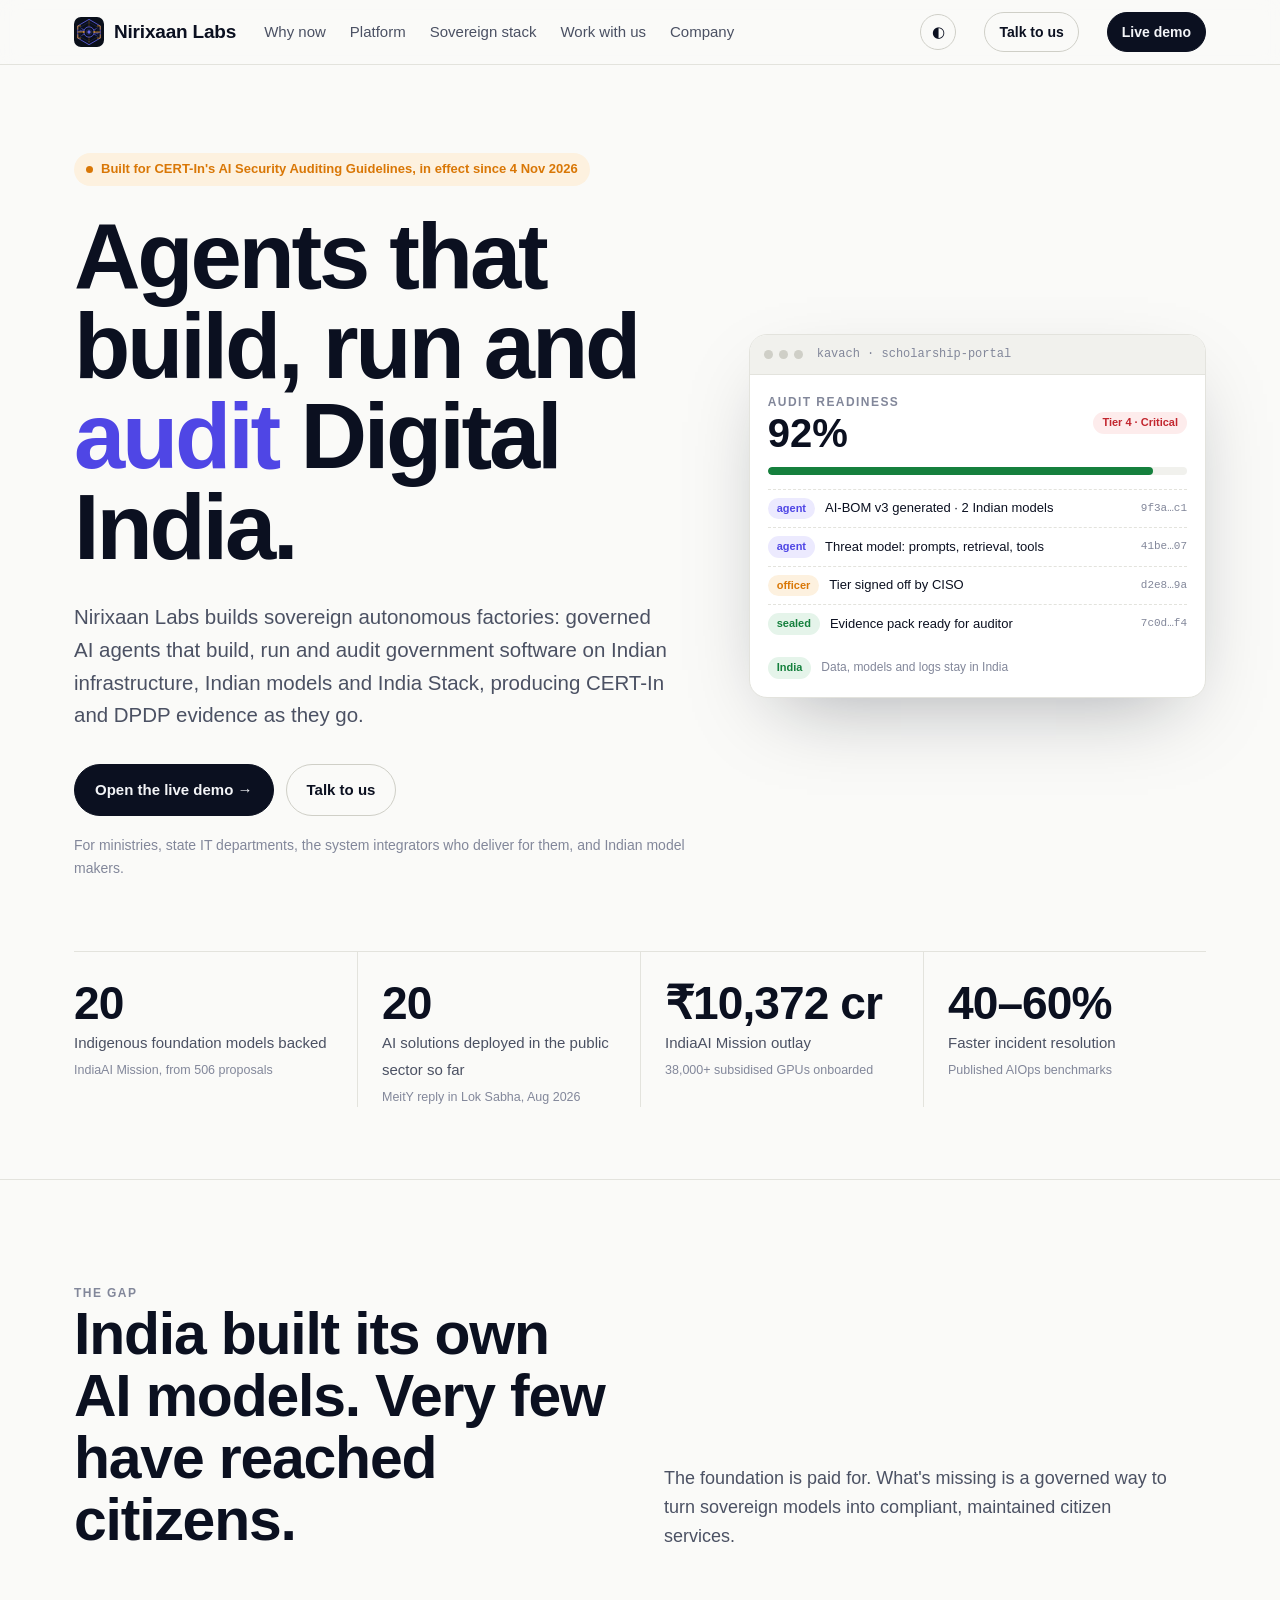
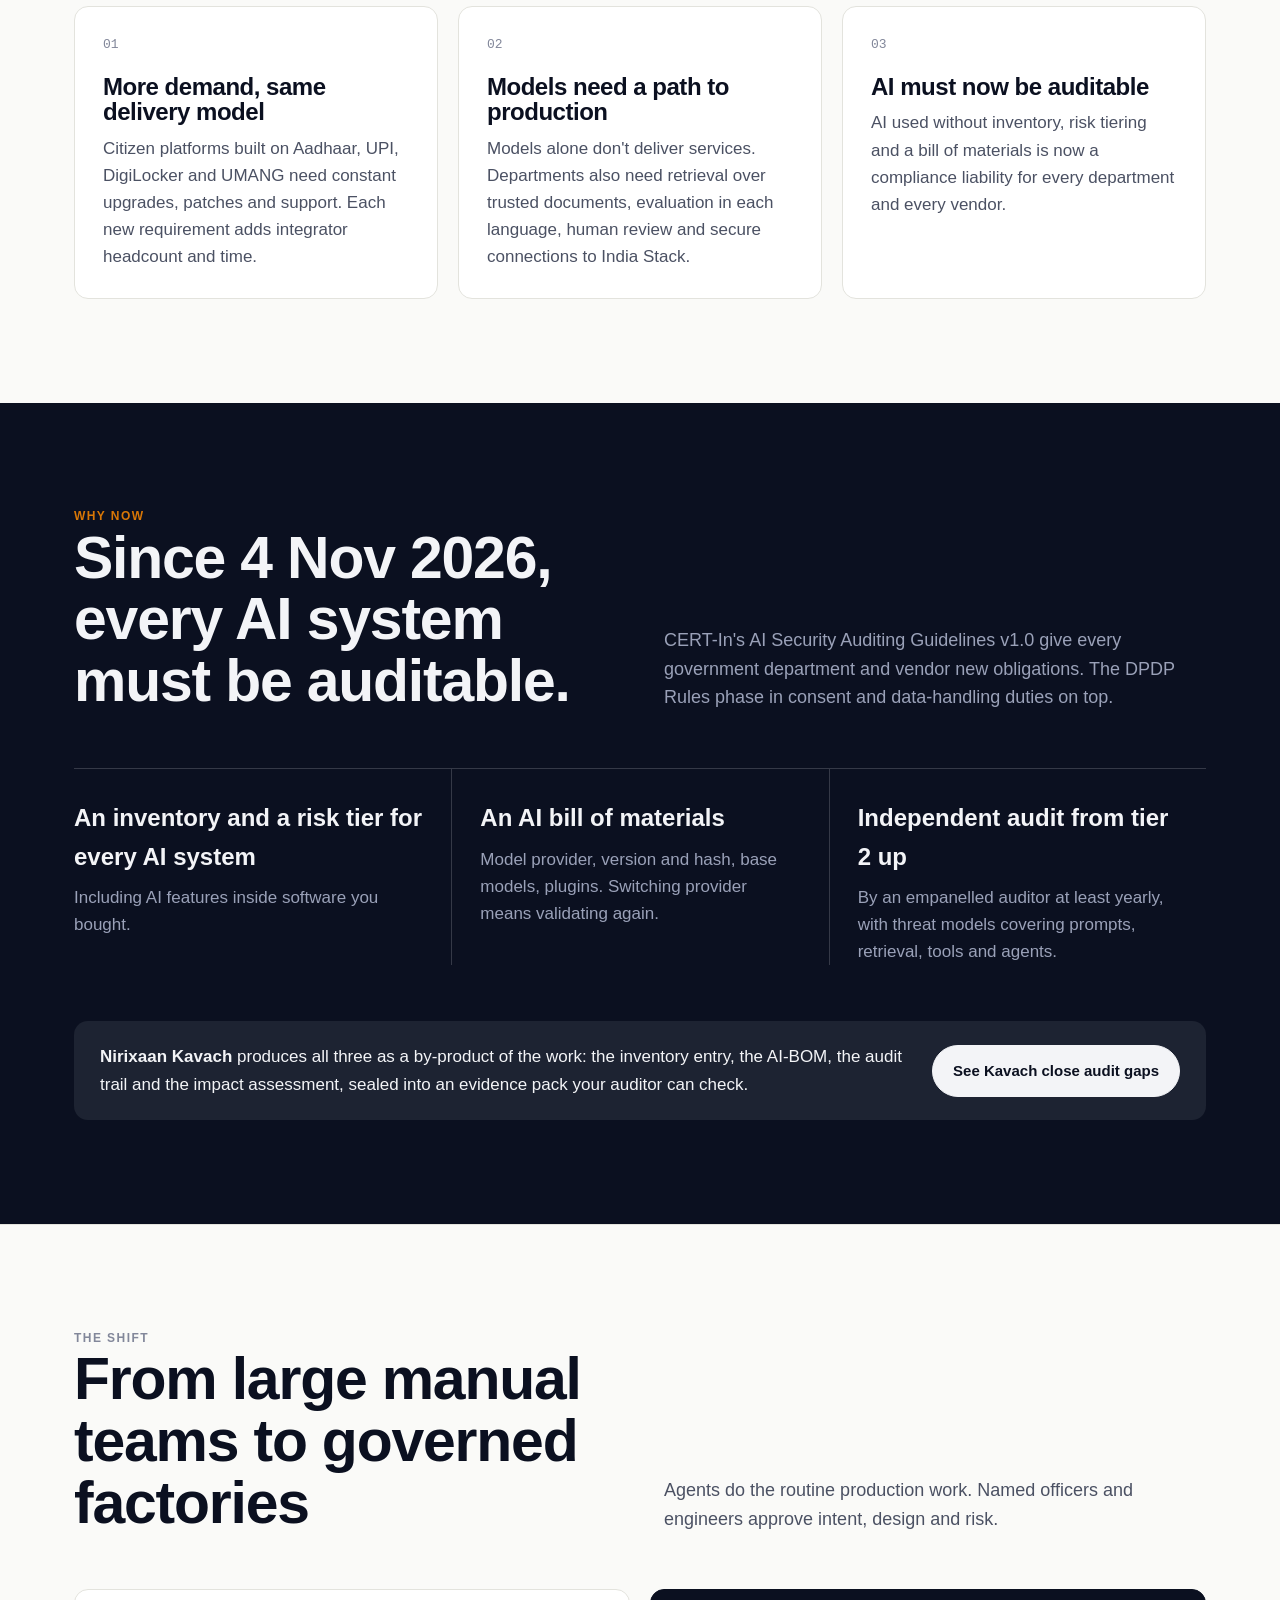
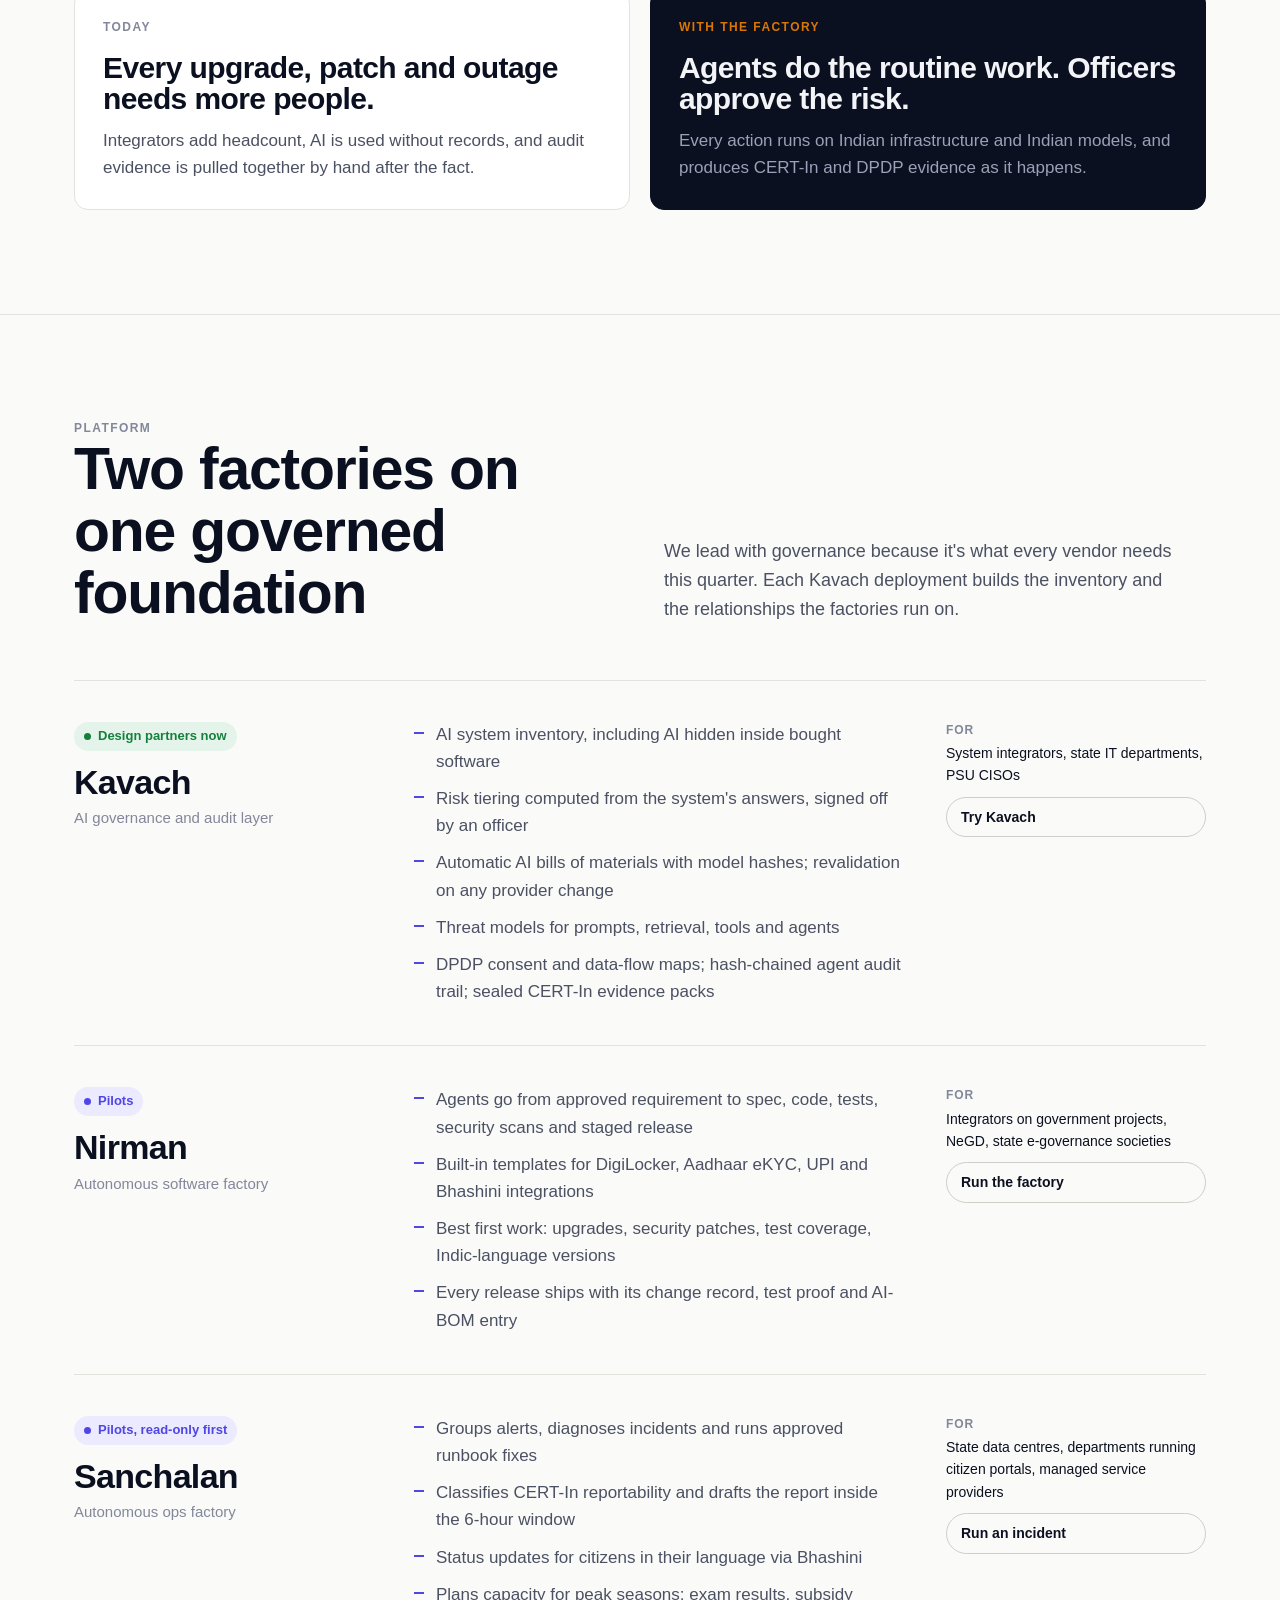
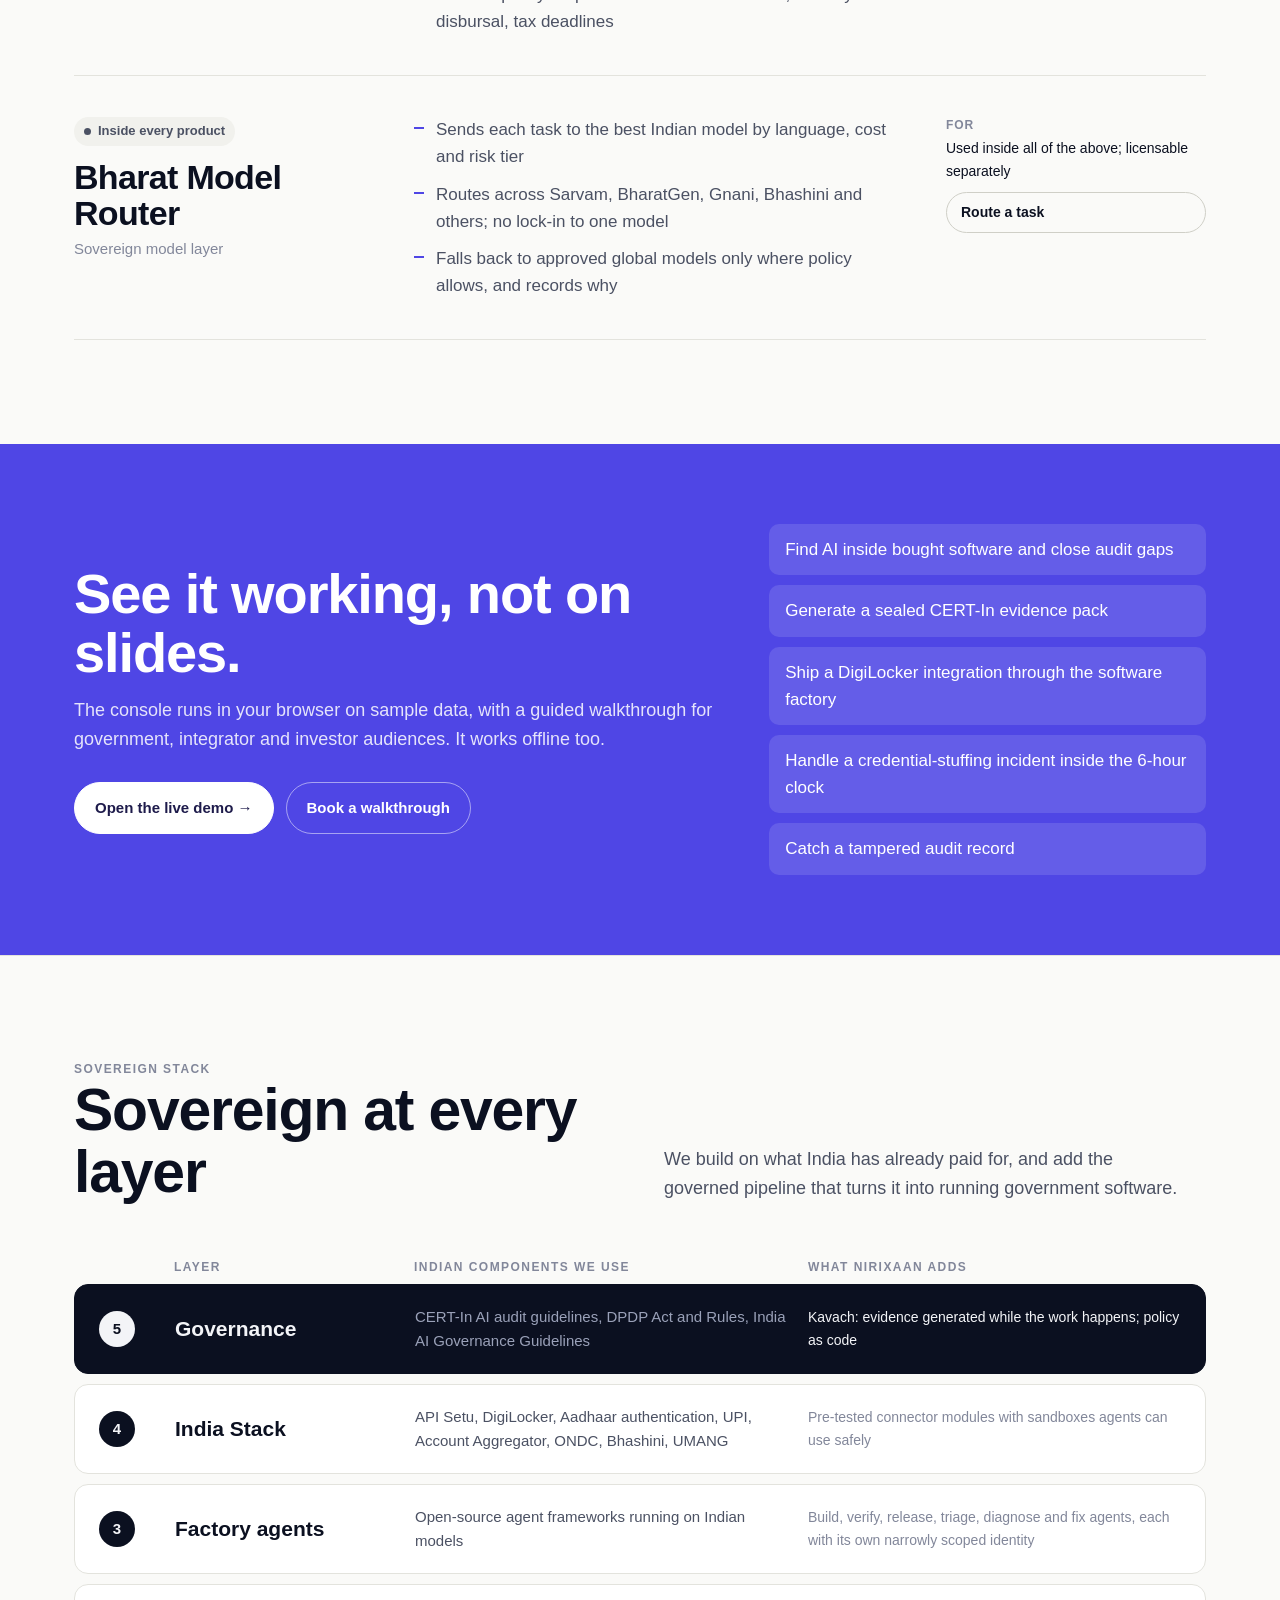
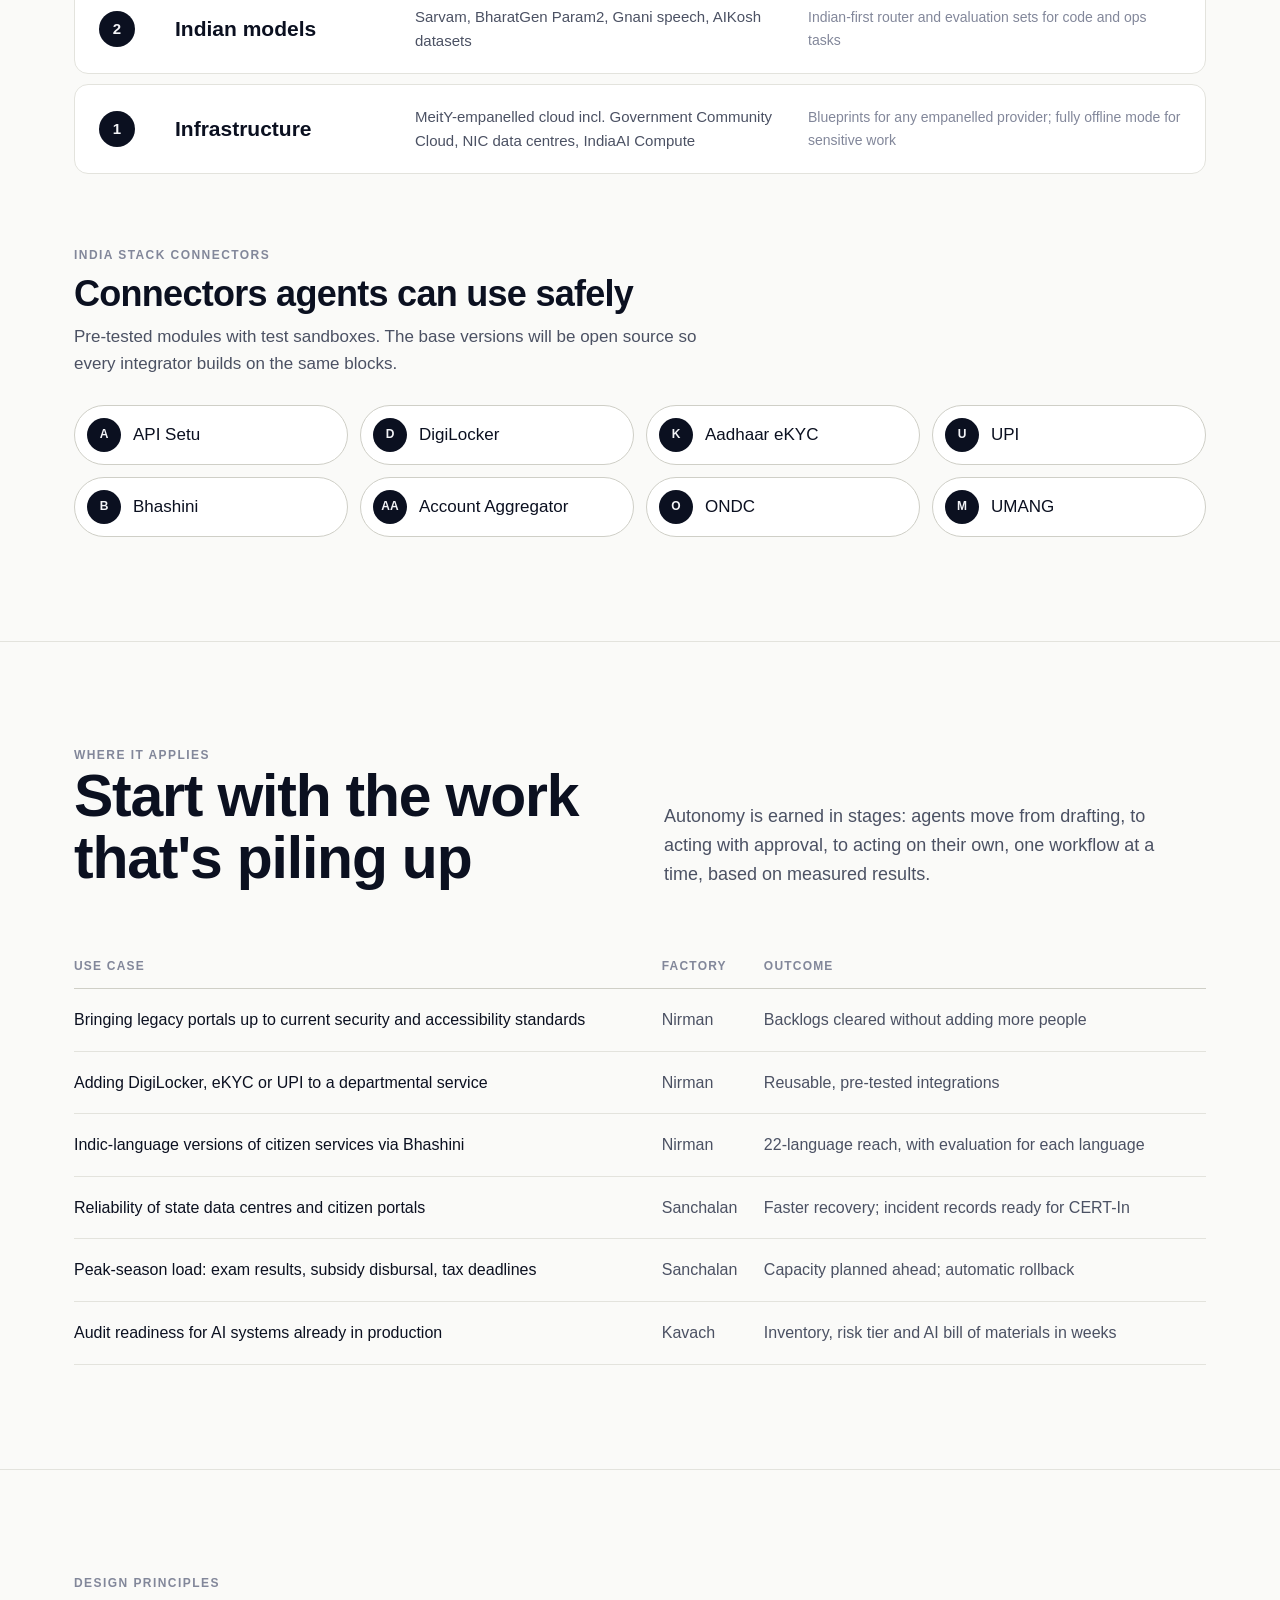
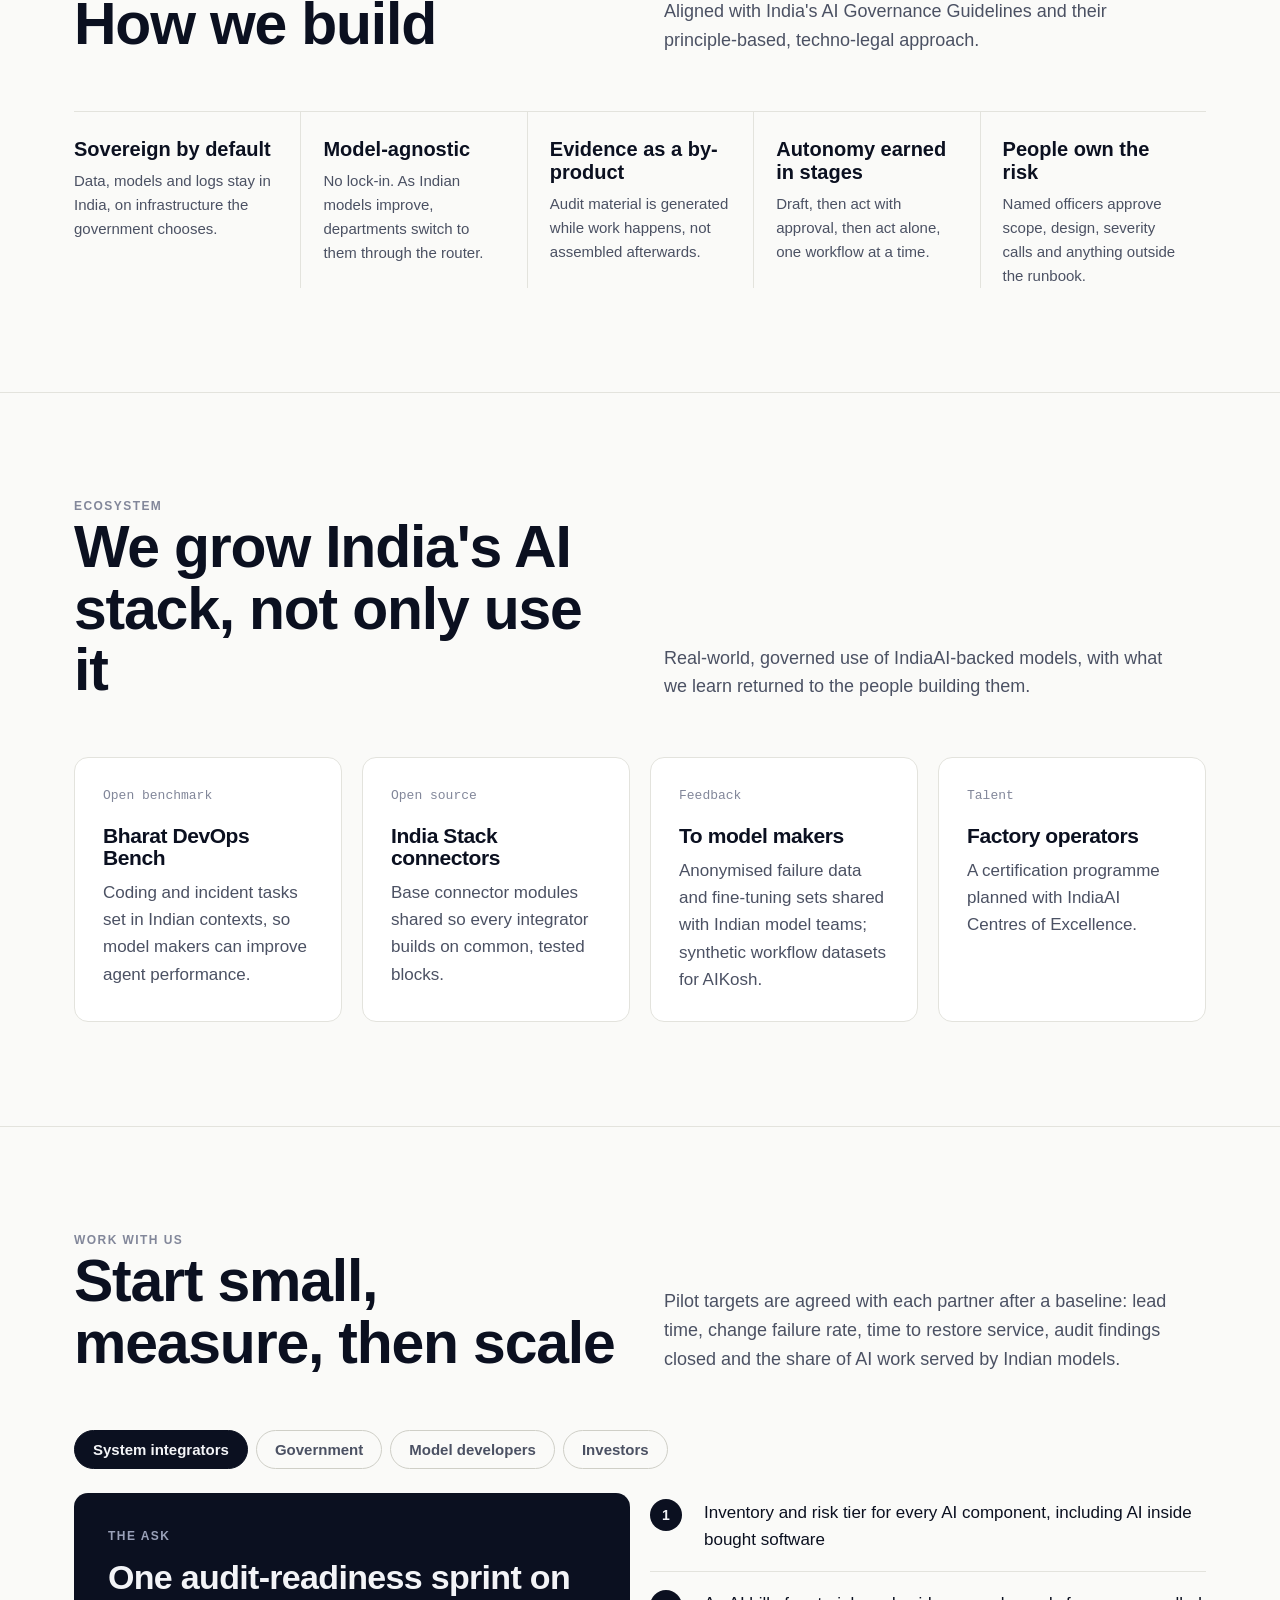
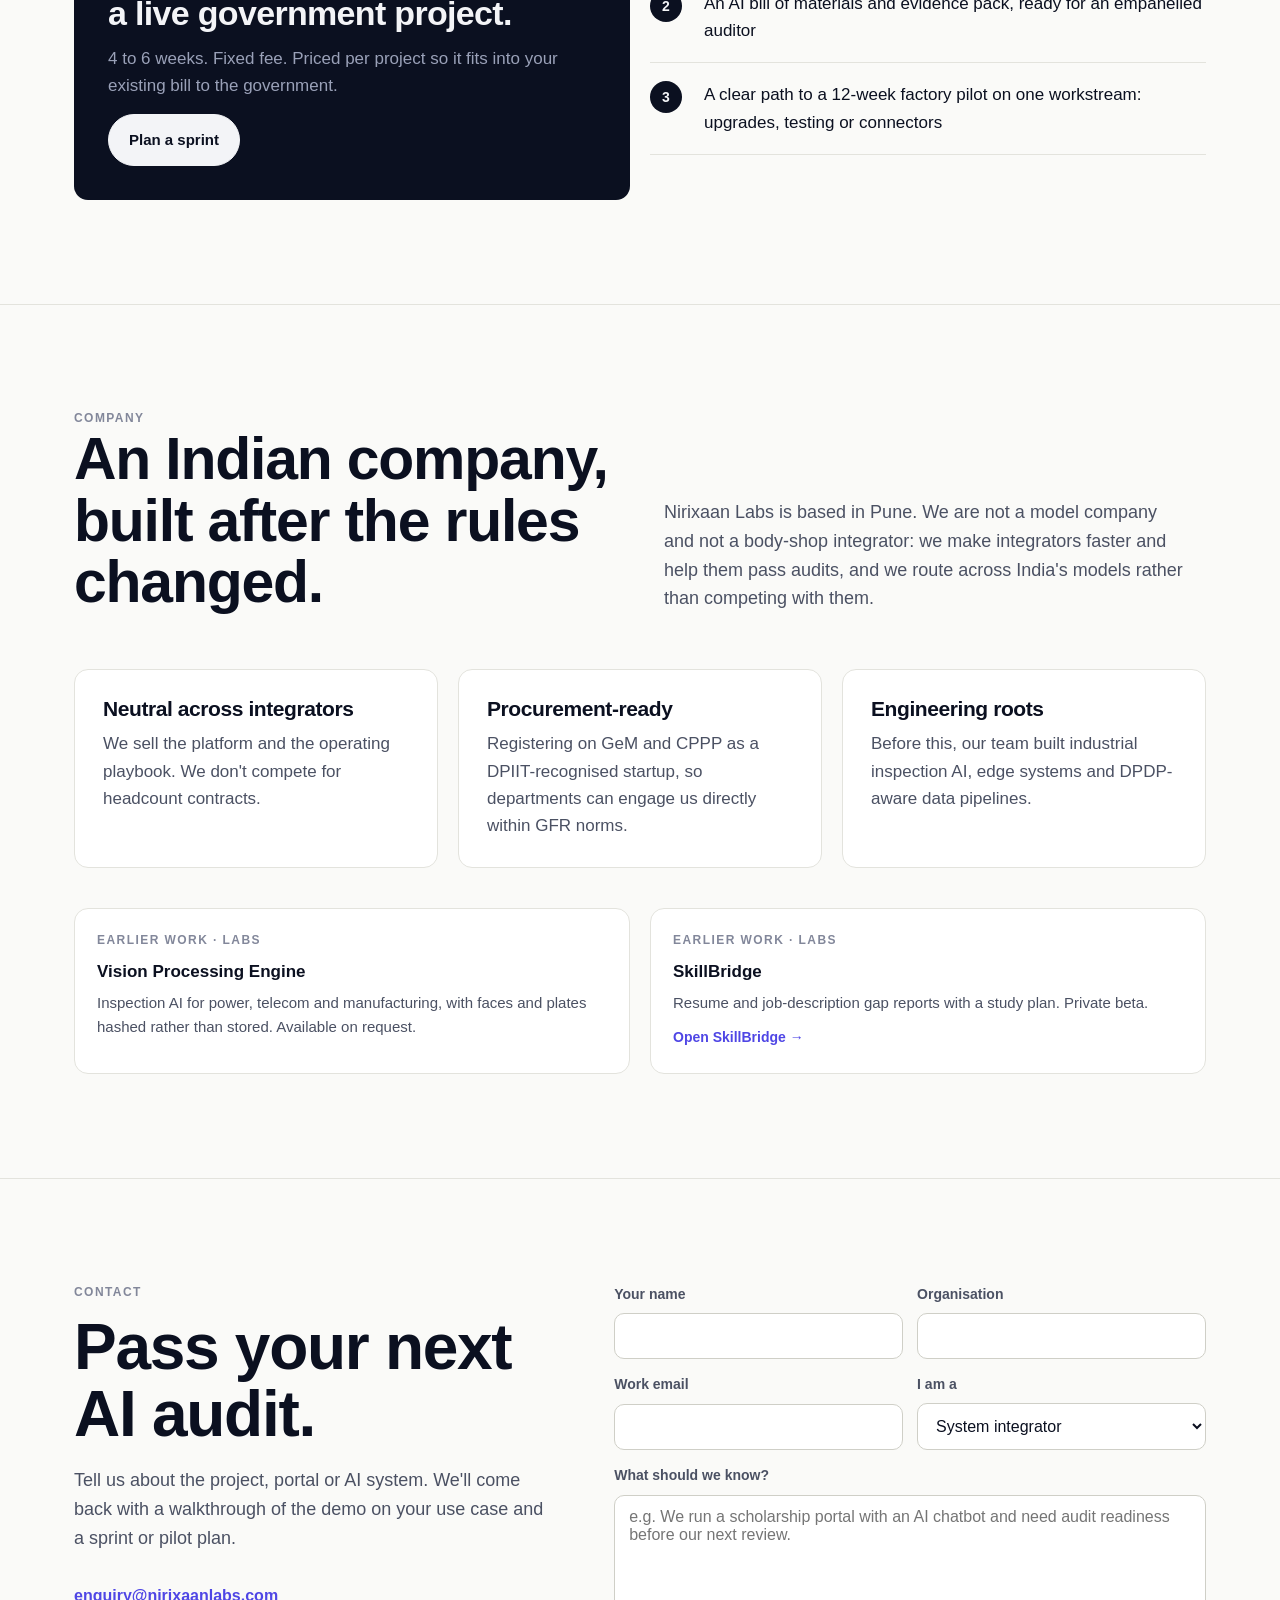
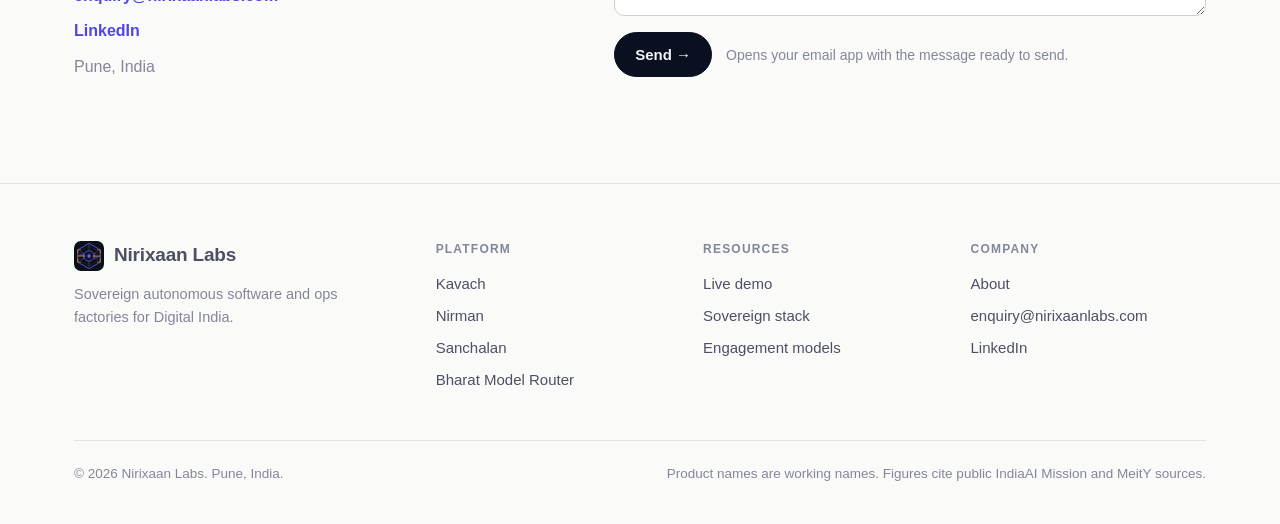
<file: index.html>
<!DOCTYPE html>
<html lang="en">
<head>
  <meta charset="UTF-8" />
  <meta name="viewport" content="width=device-width, initial-scale=1.0" />
  <title>Nirixaan Labs · Sovereign Autonomous Factories for Digital India</title>
  <meta name="description" content="Nirixaan Labs builds sovereign autonomous factories: governed AI agents that build, run and audit government software on Indian infrastructure, Indian models and India Stack, producing CERT-In and DPDP evidence as they go." />
  <meta property="og:title" content="Agents that build, run and audit Digital India" />
  <meta property="og:description" content="Sovereign autonomous software and ops factories, with CERT-In AI audit and DPDP evidence generated as the work happens." />
  <meta property="og:type" content="website" />
  <meta property="og:url" content="https://www.nirixaanlabs.com/" />
  <link rel="canonical" href="https://www.nirixaanlabs.com/" />
  <meta name="theme-color" content="#0b1020" />
  <link rel="icon" href="images/nirixaan-logo-icon.svg" type="image/svg+xml" />
  <link rel="icon" href="images/nirixaan-logo-icon.png" type="image/png" sizes="64x64" />
  <link rel="apple-touch-icon" href="images/nirixaan-logo-icon.png" />
  <link rel="preconnect" href="https://api.fontshare.com" />
  <link href="https://api.fontshare.com/v2/css?f[]=clash-display@500,600&f[]=satoshi@400,500,700&display=swap" rel="stylesheet" />
  <style>
    :root {
      --bg: #fafaf8; --bg-2: #f1f1ed; --surface: #ffffff; --line: #e3e3dd; --line-2: #cfcfc7;
      --text: #0b1020; --text-2: #4b5163; --text-3: #82879a;
      --accent: #4f46e5; --accent-soft: #eceafe; --saffron: #d97706; --saffron-soft: #fdf1df; --green: #15803d; --green-soft: #e5f4ea;
      --ink: #0b1020; --ink-2: #151b30; --ink-text: #f3f4f7; --ink-muted: #9aa1b8;
      --display: "Clash Display", "Helvetica Neue", Arial, sans-serif;
      --body: "Satoshi", -apple-system, "Segoe UI", "Noto Sans", sans-serif;
      --mono: ui-monospace, "SF Mono", Menlo, Consolas, monospace;
      --max: 1180px; --r: 14px;
    }
    @media (prefers-color-scheme: dark) {
      :root:not([data-theme="light"]) {
        --bg: #090d19; --bg-2: #0f1424; --surface: #121829; --line: #222a40; --line-2: #333c57;
        --text: #eef0f6; --text-2: #a9afc2; --text-3: #6e758c; --accent: #8b93ff; --accent-soft: #1d2044;
        --saffron: #f5a524; --saffron-soft: #2a2010; --green: #4ade80; --green-soft: #10261a;
        --ink: #eef0f6; --ink-2: #dfe2ec; --ink-text: #0b1020; --ink-muted: #4b5163;
      }
    }
    :root[data-theme="dark"] {
      --bg: #090d19; --bg-2: #0f1424; --surface: #121829; --line: #222a40; --line-2: #333c57;
      --text: #eef0f6; --text-2: #a9afc2; --text-3: #6e758c; --accent: #8b93ff; --accent-soft: #1d2044;
      --saffron: #f5a524; --saffron-soft: #2a2010; --green: #4ade80; --green-soft: #10261a;
      --ink: #eef0f6; --ink-2: #dfe2ec; --ink-text: #0b1020; --ink-muted: #4b5163;
    }
    * { box-sizing: border-box; }
    html { scroll-behavior: smooth; scroll-padding-top: 72px; }
    body { margin: 0; background: var(--bg); color: var(--text); font: 17px/1.6 var(--body); -webkit-font-smoothing: antialiased; overflow-x: hidden; }
    a { color: inherit; }
    img { max-width: 100%; }
    h1, h2, h3 { font-family: var(--display); font-weight: 600; letter-spacing: -0.02em; line-height: 1.05; margin: 0; }
    p { margin: 0; }
    .wrap { max-width: var(--max); margin: 0 auto; padding: 0 24px; }
    .eyebrow { font-size: 12px; font-weight: 700; letter-spacing: .12em; text-transform: uppercase; color: var(--text-3); }
    .muted { color: var(--text-2); }
    .faint { color: var(--text-3); }
    section { padding: 104px 0; border-top: 1px solid var(--line); }
    .sec-head { display: grid; grid-template-columns: minmax(0, 1fr) minmax(0, 1fr); gap: 48px; align-items: end; margin-bottom: 56px; }
    .sec-head h2 { font-size: clamp(34px, 4.6vw, 60px); }
    .sec-head p { color: var(--text-2); font-size: 18px; max-width: 520px; }

    /* Buttons */
    .btn { display: inline-flex; align-items: center; gap: 8px; white-space: nowrap; padding: 13px 20px; border-radius: 999px; font-weight: 600; font-size: 15px; text-decoration: none; border: 1px solid var(--line-2); background: transparent; color: var(--text); cursor: pointer; font-family: var(--body); transition: transform .15s, background .15s; }
    .btn:hover { transform: translateY(-1px); }
    .btn-ink { background: var(--ink); color: var(--ink-text); border-color: var(--ink); }
    .btn-accent { background: var(--accent); color: #fff; border-color: var(--accent); }
    .btn-sm { padding: 8px 14px; font-size: 14px; }

    /* Nav */
    .nav { position: sticky; top: 0; z-index: 20; background: color-mix(in srgb, var(--bg) 85%, transparent); backdrop-filter: blur(10px); border-bottom: 1px solid var(--line); }
    .nav .wrap { display: flex; align-items: center; gap: 28px; height: 64px; }
    .logo { display: flex; align-items: center; gap: 10px; white-space: nowrap; font-family: var(--display); font-weight: 600; font-size: 19px; text-decoration: none; letter-spacing: -0.01em; }
    .logo img { width: 30px; height: 30px; border-radius: 7px; }
    .nav-links { display: flex; gap: 24px; font-size: 15px; font-weight: 500; }
    .nav-links a { text-decoration: none; color: var(--text-2); }
    .nav-links a:hover { color: var(--text); }
    .nav .sp { flex: 1; }
    .icon-btn { width: 36px; height: 36px; border-radius: 50%; border: 1px solid var(--line-2); background: none; color: var(--text); cursor: pointer; font-size: 15px; }
    .burger { display: none; }

    /* Hero */
    .hero { padding: 88px 0 72px; border-top: 0; }
    .hero-grid { display: grid; grid-template-columns: minmax(0, 1.15fr) minmax(0, .85fr); gap: 56px; align-items: center; }
    .hero h1 { font-size: clamp(46px, 7.2vw, 100px); line-height: .98; letter-spacing: -0.035em; }
    .hero h1 em { font-style: normal; color: var(--accent); }
    .hero .lede { font-size: clamp(18px, 1.6vw, 21px); color: var(--text-2); margin: 28px 0 32px; max-width: 600px; }
    .hero .ctas { display: flex; gap: 12px; flex-wrap: wrap; }
    .hero .note { margin-top: 18px; font-size: 14px; color: var(--text-3); }
    .chip { display: inline-flex; align-items: center; gap: 8px; padding: 6px 12px; border-radius: 999px; background: var(--saffron-soft); color: var(--saffron); font-size: 13px; font-weight: 600; margin-bottom: 26px; }
    .chip i { width: 7px; height: 7px; border-radius: 50%; background: currentColor; }

    /* Hero console mock */
    .mock { background: var(--surface); border: 1px solid var(--line); border-radius: 18px; box-shadow: 0 30px 80px -30px rgba(11,16,32,.35); overflow: hidden; font-size: 13px; }
    .mock-bar { display: flex; align-items: center; gap: 6px; padding: 10px 14px; border-bottom: 1px solid var(--line); background: var(--bg-2); }
    .mock-bar span { width: 9px; height: 9px; border-radius: 50%; background: var(--line-2); }
    .mock-bar b { margin-left: 8px; font-size: 12px; color: var(--text-3); font-weight: 500; font-family: var(--mono); }
    .mock-body { padding: 18px; display: grid; gap: 14px; }
    .mock-row { display: flex; align-items: center; gap: 10px; }
    .mock .big { font-family: var(--display); font-size: 40px; font-weight: 600; line-height: 1; }
    .bar { height: 8px; border-radius: 99px; background: var(--bg-2); overflow: hidden; flex: 1; }
    .bar i { display: block; height: 100%; background: var(--green); border-radius: 99px; }
    .tag { display: inline-flex; padding: 2px 9px; border-radius: 99px; font-size: 11px; font-weight: 700; white-space: nowrap; }
    .t-red { background: #fdecec; color: #c2262e; } .t-amb { background: var(--saffron-soft); color: var(--saffron); } .t-grn { background: var(--green-soft); color: var(--green); } .t-ind { background: var(--accent-soft); color: var(--accent); }
    .mock .ln { display: grid; grid-template-columns: auto 1fr auto; gap: 10px; padding: 8px 0; border-top: 1px dashed var(--line); align-items: center; }
    .mock .hash { font-family: var(--mono); font-size: 11px; color: var(--text-3); }

    /* Stats */
    .stats { display: grid; grid-template-columns: repeat(4, minmax(0, 1fr)); border-top: 1px solid var(--line); margin-top: 72px; }
    .stat { padding: 26px 24px 0 0; }
    .stat + .stat { padding-left: 24px; border-left: 1px solid var(--line); }
    .stat b { display: block; font-family: var(--display); font-size: clamp(32px, 3.6vw, 48px); font-weight: 600; letter-spacing: -0.02em; line-height: 1.1; }
    .stat span { color: var(--text-2); font-size: 15px; }
    .stat small { display: block; color: var(--text-3); font-size: 12.5px; margin-top: 4px; }

    /* Generic cards */
    .grid { display: grid; gap: 20px; }
    .g2 { grid-template-columns: repeat(2, minmax(0,1fr)); }
    .g3 { grid-template-columns: repeat(3, minmax(0,1fr)); }
    .g4 { grid-template-columns: repeat(4, minmax(0,1fr)); }
    .card { background: var(--surface); border: 1px solid var(--line); border-radius: var(--r); padding: 28px; }
    .card h3 { font-size: 24px; margin-bottom: 10px; }
    .card p { color: var(--text-2); }
    .num { font-family: var(--mono); font-size: 13px; color: var(--text-3); margin-bottom: 18px; display: block; }

    /* Rule section */
    .rule { background: var(--ink); color: var(--ink-text); border-top: 0; }
    .rule .sec-head p, .rule .muted { color: var(--ink-muted); }
    .rule .eyebrow { color: var(--saffron); }
    .rule-list { display: grid; grid-template-columns: repeat(3, minmax(0, 1fr)); gap: 0; border-top: 1px solid color-mix(in srgb, var(--ink-text) 18%, transparent); }
    .rule-list > div { padding: 30px 28px 0 0; }
    .rule-list > div + div { padding-left: 28px; border-left: 1px solid color-mix(in srgb, var(--ink-text) 18%, transparent); }
    .rule-list b { font-family: var(--display); font-size: 24px; font-weight: 600; display: block; margin-bottom: 8px; }
    .rule .answer { margin-top: 56px; display: flex; gap: 20px; align-items: center; flex-wrap: wrap; padding: 22px 26px; border-radius: var(--r); background: color-mix(in srgb, var(--ink-text) 8%, transparent); }
    .rule .answer p { flex: 1; min-width: 260px; }
    .rule .btn { color: var(--ink-text); border-color: color-mix(in srgb, var(--ink-text) 35%, transparent); }
    .rule .btn-light { background: var(--ink-text); color: var(--ink); border-color: var(--ink-text); }

    /* Compare */
    .compare { display: grid; grid-template-columns: 1fr 1fr; gap: 20px; }
    .compare .card.dark { background: var(--ink); color: var(--ink-text); border-color: var(--ink); }
    .compare .card.dark p { color: var(--ink-muted); }
    .compare h3 { font-size: 30px; }

    /* Products */
    .product { display: grid; grid-template-columns: 300px minmax(0, 1fr) 260px; gap: 40px; padding: 40px 0; border-top: 1px solid var(--line); align-items: start; }
    .product:last-child { border-bottom: 1px solid var(--line); }
    .product h3 { font-size: 34px; }
    .product .kind { color: var(--text-3); font-size: 15px; margin-top: 6px; }
    .product ul { margin: 0; padding: 0; list-style: none; display: grid; gap: 10px; }
    .product li { padding-left: 22px; position: relative; color: var(--text-2); }
    .product li::before { content: ""; position: absolute; left: 0; top: 11px; width: 10px; height: 2px; background: var(--accent); }
    .product .meta { display: grid; gap: 10px; font-size: 14px; }
    .product .meta div { display: grid; gap: 2px; }
    .product .meta span { color: var(--text-3); font-size: 12px; text-transform: uppercase; letter-spacing: .08em; font-weight: 700; }
    .status { display: inline-flex; align-items: center; gap: 7px; font-size: 13px; font-weight: 600; padding: 4px 10px; border-radius: 99px; width: fit-content; }
    .status i { width: 7px; height: 7px; border-radius: 50%; background: currentColor; }
    .s-now { background: var(--green-soft); color: var(--green); }
    .s-next { background: var(--accent-soft); color: var(--accent); }
    .s-later { background: var(--bg-2); color: var(--text-2); }

    /* Stack */
    .layers { display: grid; gap: 10px; }
    .layer { display: grid; grid-template-columns: 56px 220px minmax(0,1fr) minmax(0,1fr); gap: 20px; align-items: center; padding: 20px 24px; border-radius: var(--r); background: var(--surface); border: 1px solid var(--line); }
    .layer.top { background: var(--ink); color: var(--ink-text); border-color: var(--ink); }
    .layer.top .muted, .layer.top .faint { color: var(--ink-muted); }
    .layer .n { width: 36px; height: 36px; border-radius: 50%; display: grid; place-items: center; background: var(--ink); color: var(--ink-text); font-weight: 700; font-size: 15px; }
    .layer.top .n { background: var(--ink-text); color: var(--ink); }
    .layer b { font-family: var(--display); font-size: 21px; font-weight: 600; }
    .layer .muted { font-size: 15px; }
    .layer .add { font-size: 14px; }
    .layers-head { display: grid; grid-template-columns: 56px 220px minmax(0,1fr) minmax(0,1fr); gap: 20px; padding: 0 24px 6px; }

    /* Connectors */
    .pills { display: grid; grid-template-columns: repeat(4, minmax(0,1fr)); gap: 12px; }
    .pill { display: flex; align-items: center; gap: 12px; padding: 12px 18px 12px 12px; border: 1px solid var(--line-2); border-radius: 999px; background: var(--surface); font-weight: 500; }
    .pill b { width: 34px; height: 34px; border-radius: 50%; background: var(--ink); color: var(--ink-text); display: grid; place-items: center; font-size: 12px; flex: none; }

    /* Table */
    .table { width: 100%; border-collapse: collapse; font-size: 16px; }
    .table th { text-align: left; font-size: 12px; text-transform: uppercase; letter-spacing: .1em; color: var(--text-3); font-weight: 700; padding: 12px 16px 12px 0; border-bottom: 1px solid var(--line-2); }
    .table td { padding: 18px 16px 18px 0; border-bottom: 1px solid var(--line); vertical-align: top; }
    .table td:first-child { font-weight: 500; }
    .table td.muted { color: var(--text-2); }

    /* Engage */
    .tabs { display: flex; gap: 8px; flex-wrap: wrap; margin-bottom: 24px; }
    .tabs button { font: 600 15px var(--body); padding: 10px 18px; border-radius: 999px; border: 1px solid var(--line-2); background: transparent; color: var(--text-2); cursor: pointer; }
    .tabs button[aria-selected="true"] { background: var(--ink); color: var(--ink-text); border-color: var(--ink); }
    .panel { display: grid; grid-template-columns: minmax(0, 1fr) minmax(0, 1fr); gap: 20px; }
    .panel[hidden] { display: none; }
    .ask { background: var(--ink); color: var(--ink-text); border-radius: var(--r); padding: 34px; display: flex; flex-direction: column; gap: 14px; }
    .ask .eyebrow { color: var(--ink-muted); }
    .ask h3 { font-size: 34px; }
    .ask p { color: var(--ink-muted); }
    .ask .btn { margin-top: auto; background: var(--ink-text); color: var(--ink); border-color: var(--ink-text); width: fit-content; }
    .steps { display: grid; gap: 0; align-content: start; }
    .steps div { display: grid; grid-template-columns: 40px 1fr; gap: 14px; padding: 18px 0; border-bottom: 1px solid var(--line); }
    .steps div:first-child { padding-top: 6px; }
    .steps b { width: 32px; height: 32px; border-radius: 50%; background: var(--ink); color: var(--ink-text); display: grid; place-items: center; font-size: 14px; }

    /* Demo band */
    .demo-band { background: var(--accent); color: #fff; border-top: 0; padding: 80px 0; }
    .demo-band .wrap { display: grid; grid-template-columns: minmax(0,1.2fr) minmax(0,.8fr); gap: 40px; align-items: center; }
    .demo-band h2 { font-size: clamp(34px, 4.4vw, 56px); }
    .demo-band p { opacity: .85; margin-top: 14px; font-size: 18px; }
    .demo-band ul { margin: 0; padding: 0; list-style: none; display: grid; gap: 10px; }
    .demo-band li { padding: 12px 16px; background: rgba(255,255,255,.12); border-radius: 10px; font-weight: 500; }
    .demo-band .btn { background: #fff; color: #1e1b4b; border-color: #fff; }
    .demo-band .btn.ghost { background: transparent; color: #fff; border-color: rgba(255,255,255,.5); }

    /* Principles */
    .principles { display: grid; grid-template-columns: repeat(5, minmax(0,1fr)); gap: 0; border-top: 1px solid var(--line); }
    .principles > div { padding: 26px 22px 0 0; }
    .principles > div + div { padding-left: 22px; border-left: 1px solid var(--line); }
    .principles b { display: block; font-family: var(--display); font-weight: 600; font-size: 20px; margin-bottom: 8px; line-height: 1.15; }
    .principles p { color: var(--text-2); font-size: 15px; }

    /* Contact */
    .contact-grid { display: grid; grid-template-columns: minmax(0, .9fr) minmax(0, 1.1fr); gap: 56px; }
    .contact-grid h2 { font-size: clamp(38px, 5vw, 66px); }
    form { display: grid; grid-template-columns: 1fr 1fr; gap: 14px; }
    label { display: grid; gap: 6px; font-size: 14px; font-weight: 600; color: var(--text-2); }
    .full { grid-column: 1 / -1; }
    input, select, textarea { font: 16px var(--body); color: var(--text); background: var(--surface); border: 1px solid var(--line-2); border-radius: 10px; padding: 12px 14px; width: 100%; }
    textarea { min-height: 120px; resize: vertical; }
    input:focus, select:focus, textarea:focus { outline: 2px solid var(--accent); outline-offset: -1px; border-color: transparent; }
    .contact-meta { display: grid; gap: 10px; margin-top: 30px; font-size: 16px; }
    .contact-meta a { color: var(--accent); text-decoration: none; font-weight: 600; }

    /* Earlier work */
    .earlier { display: grid; grid-template-columns: repeat(2, minmax(0,1fr)); gap: 20px; margin-top: 40px; }
    .earlier .card { padding: 22px; }
    .earlier h4 { margin: 0 0 6px; font-size: 17px; }
    .earlier p { font-size: 15px; }
    .earlier a { color: var(--accent); font-weight: 600; text-decoration: none; font-size: 14px; }

    /* Footer */
    footer { border-top: 1px solid var(--line); padding: 56px 0 40px; font-size: 15px; }
    .foot { display: grid; grid-template-columns: 1.4fr 1fr 1fr 1fr; gap: 32px; }
    .foot h5 { margin: 0 0 12px; font-size: 12px; text-transform: uppercase; letter-spacing: .1em; color: var(--text-3); }
    .foot ul { list-style: none; margin: 0; padding: 0; display: grid; gap: 8px; }
    .foot a { text-decoration: none; color: var(--text-2); }
    .foot a:hover { color: var(--text); }
    .foot-bottom { display: flex; justify-content: space-between; gap: 20px; flex-wrap: wrap; margin-top: 48px; padding-top: 22px; border-top: 1px solid var(--line); color: var(--text-3); font-size: 13.5px; }

    .reveal { opacity: 0; transform: translateY(14px); transition: opacity .7s ease, transform .7s ease; }
    .reveal.in { opacity: 1; transform: none; }
    @media (prefers-reduced-motion: reduce) { .reveal { opacity: 1; transform: none; transition: none; } html { scroll-behavior: auto; } }

    /* Responsive */
    @media (max-width: 1040px) {
      .nav-links { display: none; position: absolute; top: 64px; left: 0; right: 0; background: var(--bg); border-bottom: 1px solid var(--line); flex-direction: column; padding: 16px; gap: 14px; }
      .nav-links.open { display: flex; }
      .burger { display: inline-block; }
      .hero-grid, .sec-head, .contact-grid, .demo-band .wrap { grid-template-columns: 1fr; }
      .sec-head { gap: 16px; }
      .product { grid-template-columns: 1fr; gap: 18px; }
      .layer, .layers-head { grid-template-columns: 44px minmax(0,1fr); }
      .layer > :nth-child(n+3) { grid-column: 2; }
      .layers-head { display: none; }
      .principles { grid-template-columns: repeat(2, minmax(0,1fr)); }
      .principles > div { border-left: 0 !important; padding-left: 0 !important; padding-bottom: 20px; }
      .pills { grid-template-columns: repeat(2, minmax(0,1fr)); }
      .g4 { grid-template-columns: repeat(2, minmax(0,1fr)); }
    }
    @media (max-width: 820px) {
      body { font-size: 16px; }
      section { padding: 72px 0; }
      .wrap { padding: 0 16px; }
      .nav .hide-sm { display: none; }
      .nav .wrap { gap: 10px; }
      .logo { font-size: 17px; }
      .stats, .rule-list, .g2, .g3, .compare, .panel, .earlier, form { grid-template-columns: 1fr; }
      .stat, .stat + .stat, .rule-list > div, .rule-list > div + div { border-left: 0; padding-left: 0; padding-bottom: 16px; }
      .stat + .stat { border-top: 1px solid var(--line); }
      .foot { grid-template-columns: 1fr 1fr; }
      .table thead { display: none; }
      .table tr { display: grid; padding: 14px 0; border-bottom: 1px solid var(--line); }
      .table td { border: 0; padding: 2px 0; }
      .card, .ask { padding: 22px; }
    }
    @media (max-width: 520px) { .principles, .pills, .g4, .foot { grid-template-columns: 1fr; } }
  </style>
</head>
<body>

<nav class="nav" aria-label="Main">
  <div class="wrap">
    <a class="logo" href="#top"><img src="images/nirixaan-logo-icon.svg" alt="" />Nirixaan Labs</a>
    <div class="nav-links" id="navLinks">
      <a href="#rules">Why now</a>
      <a href="#platform">Platform</a>
      <a href="#stack">Sovereign stack</a>
      <a href="#engage">Work with us</a>
      <a href="#company">Company</a>
    </div>
    <span class="sp"></span>
    <button class="icon-btn" id="themeBtn" aria-label="Toggle colour theme">◐</button>
    <a class="btn btn-sm hide-sm" href="#contact">Talk to us</a>
    <a class="btn btn-sm btn-ink" href="console/">Live demo</a>
    <button class="icon-btn burger" id="burger" aria-label="Open menu" aria-expanded="false">☰</button>
  </div>
</nav>

<header class="hero" id="top">
  <div class="wrap">
    <div class="hero-grid">
      <div>
        <span class="chip"><i></i>Built for CERT-In's AI Security Auditing Guidelines, in effect since 4 Nov 2026</span>
        <h1>Agents that build, run and <em>audit</em> Digital India.</h1>
        <p class="lede">Nirixaan Labs builds sovereign autonomous factories: governed AI agents that build, run and audit government software on Indian infrastructure, Indian models and India Stack, producing CERT-In and DPDP evidence as they go.</p>
        <div class="ctas">
          <a class="btn btn-ink" href="console/">Open the live demo →</a>
          <a class="btn" href="#contact">Talk to us</a>
        </div>
        <p class="note">For ministries, state IT departments, the system integrators who deliver for them, and Indian model makers.</p>
      </div>
      <div class="mock reveal" aria-hidden="true">
        <div class="mock-bar"><span></span><span></span><span></span><b>kavach · scholarship-portal</b></div>
        <div class="mock-body">
          <div class="mock-row"><div><div class="eyebrow">Audit readiness</div><div class="big">92%</div></div><span style="flex:1"></span><span class="tag t-red">Tier 4 · Critical</span></div>
          <div class="mock-row"><div class="bar"><i style="width:92%"></i></div></div>
          <div>
            <div class="ln"><span class="tag t-ind">agent</span><span>AI-BOM v3 generated · 2 Indian models</span><span class="hash">9f3a…c1</span></div>
            <div class="ln"><span class="tag t-ind">agent</span><span>Threat model: prompts, retrieval, tools</span><span class="hash">41be…07</span></div>
            <div class="ln"><span class="tag t-amb">officer</span><span>Tier signed off by CISO</span><span class="hash">d2e8…9a</span></div>
            <div class="ln"><span class="tag t-grn">sealed</span><span>Evidence pack ready for auditor</span><span class="hash">7c0d…f4</span></div>
          </div>
          <div class="mock-row" style="font-size:12px;color:var(--text-3)"><span class="tag t-grn">India</span>Data, models and logs stay in India</div>
        </div>
      </div>
    </div>
    <div class="stats">
      <div class="stat"><b>20</b><span>Indigenous foundation models backed</span><small>IndiaAI Mission, from 506 proposals</small></div>
      <div class="stat"><b>20</b><span>AI solutions deployed in the public sector so far</span><small>MeitY reply in Lok Sabha, Aug 2026</small></div>
      <div class="stat"><b>₹10,372 cr</b><span>IndiaAI Mission outlay</span><small>38,000+ subsidised GPUs onboarded</small></div>
      <div class="stat"><b>40–60%</b><span>Faster incident resolution</span><small>Published AIOps benchmarks</small></div>
    </div>
  </div>
</header>

<section id="problem">
  <div class="wrap">
    <div class="sec-head reveal">
      <div><div class="eyebrow">The gap</div><h2>India built its own AI models. Very few have reached citizens.</h2></div>
      <p>The foundation is paid for. What's missing is a governed way to turn sovereign models into compliant, maintained citizen services.</p>
    </div>
    <div class="grid g3">
      <div class="card reveal"><span class="num">01</span><h3>More demand, same delivery model</h3><p>Citizen platforms built on Aadhaar, UPI, DigiLocker and UMANG need constant upgrades, patches and support. Each new requirement adds integrator headcount and time.</p></div>
      <div class="card reveal"><span class="num">02</span><h3>Models need a path to production</h3><p>Models alone don't deliver services. Departments also need retrieval over trusted documents, evaluation in each language, human review and secure connections to India Stack.</p></div>
      <div class="card reveal"><span class="num">03</span><h3>AI must now be auditable</h3><p>AI used without inventory, risk tiering and a bill of materials is now a compliance liability for every department and every vendor.</p></div>
    </div>
  </div>
</section>

<section class="rule" id="rules">
  <div class="wrap">
    <div class="sec-head reveal">
      <div><div class="eyebrow">Why now</div><h2>Since 4 Nov 2026, every AI system must be auditable.</h2></div>
      <p>CERT-In's AI Security Auditing Guidelines v1.0 give every government department and vendor new obligations. The DPDP Rules phase in consent and data-handling duties on top.</p>
    </div>
    <div class="rule-list reveal">
      <div><b>An inventory and a risk tier for every AI system</b><p class="muted">Including AI features inside software you bought.</p></div>
      <div><b>An AI bill of materials</b><p class="muted">Model provider, version and hash, base models, plugins. Switching provider means validating again.</p></div>
      <div><b>Independent audit from tier 2 up</b><p class="muted">By an empanelled auditor at least yearly, with threat models covering prompts, retrieval, tools and agents.</p></div>
    </div>
    <div class="answer reveal">
      <p><b>Nirixaan Kavach</b> produces all three as a by-product of the work: the inventory entry, the AI-BOM, the audit trail and the impact assessment, sealed into an evidence pack your auditor can check.</p>
      <a class="btn btn-light" href="console/#/system/SYS-021">See Kavach close audit gaps</a>
    </div>
  </div>
</section>

<section id="shift">
  <div class="wrap">
    <div class="sec-head reveal">
      <div><div class="eyebrow">The shift</div><h2>From large manual teams to governed factories</h2></div>
      <p>Agents do the routine production work. Named officers and engineers approve intent, design and risk.</p>
    </div>
    <div class="compare">
      <div class="card reveal"><div class="eyebrow" style="margin-bottom:14px">Today</div><h3>Every upgrade, patch and outage needs more people.</h3><p style="margin-top:12px">Integrators add headcount, AI is used without records, and audit evidence is pulled together by hand after the fact.</p></div>
      <div class="card dark reveal"><div class="eyebrow" style="margin-bottom:14px;color:var(--saffron)">With the factory</div><h3>Agents do the routine work. Officers approve the risk.</h3><p style="margin-top:12px">Every action runs on Indian infrastructure and Indian models, and produces CERT-In and DPDP evidence as it happens.</p></div>
    </div>
  </div>
</section>

<section id="platform">
  <div class="wrap">
    <div class="sec-head reveal">
      <div><div class="eyebrow">Platform</div><h2>Two factories on one governed foundation</h2></div>
      <p>We lead with governance because it's what every vendor needs this quarter. Each Kavach deployment builds the inventory and the relationships the factories run on.</p>
    </div>
    <div class="product reveal">
      <div><span class="status s-now"><i></i>Design partners now</span><h3 style="margin-top:14px">Kavach</h3><div class="kind">AI governance and audit layer</div></div>
      <ul>
        <li>AI system inventory, including AI hidden inside bought software</li>
        <li>Risk tiering computed from the system's answers, signed off by an officer</li>
        <li>Automatic AI bills of materials with model hashes; revalidation on any provider change</li>
        <li>Threat models for prompts, retrieval, tools and agents</li>
        <li>DPDP consent and data-flow maps; hash-chained agent audit trail; sealed CERT-In evidence packs</li>
      </ul>
      <div class="meta"><div><span>For</span>System integrators, state IT departments, PSU CISOs</div><div><a class="btn btn-sm" href="console/#/overview">Try Kavach</a></div></div>
    </div>
    <div class="product reveal">
      <div><span class="status s-next"><i></i>Pilots</span><h3 style="margin-top:14px">Nirman</h3><div class="kind">Autonomous software factory</div></div>
      <ul>
        <li>Agents go from approved requirement to spec, code, tests, security scans and staged release</li>
        <li>Built-in templates for DigiLocker, Aadhaar eKYC, UPI and Bhashini integrations</li>
        <li>Best first work: upgrades, security patches, test coverage, Indic-language versions</li>
        <li>Every release ships with its change record, test proof and AI-BOM entry</li>
      </ul>
      <div class="meta"><div><span>For</span>Integrators on government projects, NeGD, state e-governance societies</div><div><a class="btn btn-sm" href="console/#/nirman">Run the factory</a></div></div>
    </div>
    <div class="product reveal">
      <div><span class="status s-next"><i></i>Pilots, read-only first</span><h3 style="margin-top:14px">Sanchalan</h3><div class="kind">Autonomous ops factory</div></div>
      <ul>
        <li>Groups alerts, diagnoses incidents and runs approved runbook fixes</li>
        <li>Classifies CERT-In reportability and drafts the report inside the 6-hour window</li>
        <li>Status updates for citizens in their language via Bhashini</li>
        <li>Plans capacity for peak seasons: exam results, subsidy disbursal, tax deadlines</li>
      </ul>
      <div class="meta"><div><span>For</span>State data centres, departments running citizen portals, managed service providers</div><div><a class="btn btn-sm" href="console/#/sanchalan">Run an incident</a></div></div>
    </div>
    <div class="product reveal">
      <div><span class="status s-later"><i></i>Inside every product</span><h3 style="margin-top:14px">Bharat Model Router</h3><div class="kind">Sovereign model layer</div></div>
      <ul>
        <li>Sends each task to the best Indian model by language, cost and risk tier</li>
        <li>Routes across Sarvam, BharatGen, Gnani, Bhashini and others; no lock-in to one model</li>
        <li>Falls back to approved global models only where policy allows, and records why</li>
      </ul>
      <div class="meta"><div><span>For</span>Used inside all of the above; licensable separately</div><div><a class="btn btn-sm" href="console/#/router">Route a task</a></div></div>
    </div>
  </div>
</section>

<section class="demo-band" id="demo">
  <div class="wrap">
    <div>
      <h2>See it working, not on slides.</h2>
      <p>The console runs in your browser on sample data, with a guided walkthrough for government, integrator and investor audiences. It works offline too.</p>
      <div style="display:flex;gap:12px;flex-wrap:wrap;margin-top:28px"><a class="btn" href="console/">Open the live demo →</a><a class="btn ghost" href="#contact">Book a walkthrough</a></div>
    </div>
    <ul>
      <li>Find AI inside bought software and close audit gaps</li>
      <li>Generate a sealed CERT-In evidence pack</li>
      <li>Ship a DigiLocker integration through the software factory</li>
      <li>Handle a credential-stuffing incident inside the 6-hour clock</li>
      <li>Catch a tampered audit record</li>
    </ul>
  </div>
</section>

<section id="stack">
  <div class="wrap">
    <div class="sec-head reveal">
      <div><div class="eyebrow">Sovereign stack</div><h2>Sovereign at every layer</h2></div>
      <p>We build on what India has already paid for, and add the governed pipeline that turns it into running government software.</p>
    </div>
    <div class="layers-head eyebrow"><span></span><span>Layer</span><span>Indian components we use</span><span>What Nirixaan adds</span></div>
    <div class="layers">
      <div class="layer top reveal"><span class="n">5</span><b>Governance</b><span class="muted">CERT-In AI audit guidelines, DPDP Act and Rules, India AI Governance Guidelines</span><span class="add">Kavach: evidence generated while the work happens; policy as code</span></div>
      <div class="layer reveal"><span class="n">4</span><b>India Stack</b><span class="muted">API Setu, DigiLocker, Aadhaar authentication, UPI, Account Aggregator, ONDC, Bhashini, UMANG</span><span class="add faint">Pre-tested connector modules with sandboxes agents can use safely</span></div>
      <div class="layer reveal"><span class="n">3</span><b>Factory agents</b><span class="muted">Open-source agent frameworks running on Indian models</span><span class="add faint">Build, verify, release, triage, diagnose and fix agents, each with its own narrowly scoped identity</span></div>
      <div class="layer reveal"><span class="n">2</span><b>Indian models</b><span class="muted">Sarvam, BharatGen Param2, Gnani speech, AIKosh datasets</span><span class="add faint">Indian-first router and evaluation sets for code and ops tasks</span></div>
      <div class="layer reveal"><span class="n">1</span><b>Infrastructure</b><span class="muted">MeitY-empanelled cloud incl. Government Community Cloud, NIC data centres, IndiaAI Compute</span><span class="add faint">Blueprints for any empanelled provider; fully offline mode for sensitive work</span></div>
    </div>

    <div style="margin-top:72px" class="reveal">
      <div class="eyebrow" style="margin-bottom:10px">India Stack connectors</div>
      <h3 style="font-size:clamp(26px,3vw,36px);max-width:720px;margin-bottom:10px">Connectors agents can use safely</h3>
      <p class="muted" style="max-width:640px;margin-bottom:28px">Pre-tested modules with test sandboxes. The base versions will be open source so every integrator builds on the same blocks.</p>
      <div class="pills">
        <div class="pill"><b>A</b>API Setu</div><div class="pill"><b>D</b>DigiLocker</div><div class="pill"><b>K</b>Aadhaar eKYC</div><div class="pill"><b>U</b>UPI</div>
        <div class="pill"><b>B</b>Bhashini</div><div class="pill"><b>AA</b>Account Aggregator</div><div class="pill"><b>O</b>ONDC</div><div class="pill"><b>M</b>UMANG</div>
      </div>
    </div>
  </div>
</section>

<section id="usecases">
  <div class="wrap">
    <div class="sec-head reveal">
      <div><div class="eyebrow">Where it applies</div><h2>Start with the work that's piling up</h2></div>
      <p>Autonomy is earned in stages: agents move from drafting, to acting with approval, to acting on their own, one workflow at a time, based on measured results.</p>
    </div>
    <table class="table reveal">
      <thead><tr><th>Use case</th><th>Factory</th><th>Outcome</th></tr></thead>
      <tbody>
        <tr><td>Bringing legacy portals up to current security and accessibility standards</td><td class="muted">Nirman</td><td class="muted">Backlogs cleared without adding more people</td></tr>
        <tr><td>Adding DigiLocker, eKYC or UPI to a departmental service</td><td class="muted">Nirman</td><td class="muted">Reusable, pre-tested integrations</td></tr>
        <tr><td>Indic-language versions of citizen services via Bhashini</td><td class="muted">Nirman</td><td class="muted">22-language reach, with evaluation for each language</td></tr>
        <tr><td>Reliability of state data centres and citizen portals</td><td class="muted">Sanchalan</td><td class="muted">Faster recovery; incident records ready for CERT-In</td></tr>
        <tr><td>Peak-season load: exam results, subsidy disbursal, tax deadlines</td><td class="muted">Sanchalan</td><td class="muted">Capacity planned ahead; automatic rollback</td></tr>
        <tr><td>Audit readiness for AI systems already in production</td><td class="muted">Kavach</td><td class="muted">Inventory, risk tier and AI bill of materials in weeks</td></tr>
      </tbody>
    </table>
  </div>
</section>

<section id="principles">
  <div class="wrap">
    <div class="sec-head reveal">
      <div><div class="eyebrow">Design principles</div><h2>How we build</h2></div>
      <p>Aligned with India's AI Governance Guidelines and their principle-based, techno-legal approach.</p>
    </div>
    <div class="principles reveal">
      <div><b>Sovereign by default</b><p>Data, models and logs stay in India, on infrastructure the government chooses.</p></div>
      <div><b>Model-agnostic</b><p>No lock-in. As Indian models improve, departments switch to them through the router.</p></div>
      <div><b>Evidence as a by-product</b><p>Audit material is generated while work happens, not assembled afterwards.</p></div>
      <div><b>Autonomy earned in stages</b><p>Draft, then act with approval, then act alone, one workflow at a time.</p></div>
      <div><b>People own the risk</b><p>Named officers approve scope, design, severity calls and anything outside the runbook.</p></div>
    </div>
  </div>
</section>

<section id="ecosystem">
  <div class="wrap">
    <div class="sec-head reveal">
      <div><div class="eyebrow">Ecosystem</div><h2>We grow India's AI stack, not only use it</h2></div>
      <p>Real-world, governed use of IndiaAI-backed models, with what we learn returned to the people building them.</p>
    </div>
    <div class="grid g4">
      <div class="card reveal"><span class="num">Open benchmark</span><h3 style="font-size:21px">Bharat DevOps Bench</h3><p>Coding and incident tasks set in Indian contexts, so model makers can improve agent performance.</p></div>
      <div class="card reveal"><span class="num">Open source</span><h3 style="font-size:21px">India Stack connectors</h3><p>Base connector modules shared so every integrator builds on common, tested blocks.</p></div>
      <div class="card reveal"><span class="num">Feedback</span><h3 style="font-size:21px">To model makers</h3><p>Anonymised failure data and fine-tuning sets shared with Indian model teams; synthetic workflow datasets for AIKosh.</p></div>
      <div class="card reveal"><span class="num">Talent</span><h3 style="font-size:21px">Factory operators</h3><p>A certification programme planned with IndiaAI Centres of Excellence.</p></div>
    </div>
  </div>
</section>

<section id="engage">
  <div class="wrap">
    <div class="sec-head reveal">
      <div><div class="eyebrow">Work with us</div><h2>Start small, measure, then scale</h2></div>
      <p>Pilot targets are agreed with each partner after a baseline: lead time, change failure rate, time to restore service, audit findings closed and the share of AI work served by Indian models.</p>
    </div>
    <div class="tabs" role="tablist">
      <button role="tab" aria-selected="true" aria-controls="p-si" id="t-si">System integrators</button>
      <button role="tab" aria-selected="false" aria-controls="p-gov" id="t-gov">Government</button>
      <button role="tab" aria-selected="false" aria-controls="p-model" id="t-model">Model developers</button>
      <button role="tab" aria-selected="false" aria-controls="p-inv" id="t-inv">Investors</button>
    </div>
    <div class="panel" role="tabpanel" id="p-si" aria-labelledby="t-si">
      <div class="ask"><div class="eyebrow">The ask</div><h3>One audit-readiness sprint on a live government project.</h3><p>4 to 6 weeks. Fixed fee. Priced per project so it fits into your existing bill to the government.</p><a class="btn" href="#contact" data-aud="System integrator">Plan a sprint</a></div>
      <div class="steps"><div><b>1</b><span>Inventory and risk tier for every AI component, including AI inside bought software</span></div><div><b>2</b><span>An AI bill of materials and evidence pack, ready for an empanelled auditor</span></div><div><b>3</b><span>A clear path to a 12-week factory pilot on one workstream: upgrades, testing or connectors</span></div></div>
    </div>
    <div class="panel" role="tabpanel" id="p-gov" aria-labelledby="t-gov" hidden>
      <div class="ask"><div class="eyebrow">The ask</div><h3>A 12-week ops factory pilot on one citizen portal.</h3><p>Read-only at first. Runs on your chosen empanelled cloud or data centre. Data stays in India.</p><a class="btn" href="#contact" data-aud="Ministry / state IT department">Discuss a pilot</a></div>
      <div class="steps"><div><b>1</b><span>Baseline first, then measure time to restore service against it</span></div><div><b>2</b><span>Incident records ready for CERT-In reporting, with Indic-language status updates</span></div><div><b>3</b><span>Procurable from an Indian startup through GeM or a state startup mission (registration in progress)</span></div></div>
    </div>
    <div class="panel" role="tabpanel" id="p-model" aria-labelledby="t-model" hidden>
      <div class="ask"><div class="eyebrow">The ask</div><h3>Joint benchmarking and fine-tuning for agent tasks.</h3><p>Ongoing. Real government workflows, measured openly, routed to your model as it improves.</p><a class="btn" href="#contact" data-aud="Sovereign model developer">Partner with us</a></div>
      <div class="steps"><div><b>1</b><span>Your model evaluated on Indian-context coding and incident tasks</span></div><div><b>2</b><span>Anonymised failure data and fine-tuning sets under a data-sharing agreement</span></div><div><b>3</b><span>Production traffic through the router as your scores rise</span></div></div>
    </div>
    <div class="panel" role="tabpanel" id="p-inv" aria-labelledby="t-inv" hidden>
      <div class="ask"><div class="eyebrow">The ask</div><h3>Back the delivery layer for sovereign AI.</h3><p>Compliance tooling earns revenue first and funds the factory build.</p><a class="btn" href="#contact" data-aud="Investor">Request the deck</a></div>
      <div class="steps"><div><b>1</b><span>A rule that took effect on 4 Nov 2026 now applies to every government AI system</span></div><div><b>2</b><span>Model-agnostic: we gain as Indian models improve</span></div><div><b>3</b><span>Startup procurement relaxations shorten the path to first government orders</span></div></div>
    </div>
  </div>
</section>

<section id="company">
  <div class="wrap">
    <div class="sec-head reveal">
      <div><div class="eyebrow">Company</div><h2>An Indian company, built after the rules changed.</h2></div>
      <p>Nirixaan Labs is based in Pune. We are not a model company and not a body-shop integrator: we make integrators faster and help them pass audits, and we route across India's models rather than competing with them.</p>
    </div>
    <div class="grid g3">
      <div class="card reveal"><h3 style="font-size:21px">Neutral across integrators</h3><p>We sell the platform and the operating playbook. We don't compete for headcount contracts.</p></div>
      <div class="card reveal"><h3 style="font-size:21px">Procurement-ready</h3><p>Registering on GeM and CPPP as a DPIIT-recognised startup, so departments can engage us directly within GFR norms.</p></div>
      <div class="card reveal"><h3 style="font-size:21px">Engineering roots</h3><p>Before this, our team built industrial inspection AI, edge systems and DPDP-aware data pipelines.</p></div>
    </div>
    <div class="earlier reveal">
      <div class="card"><div class="eyebrow" style="margin-bottom:8px">Earlier work · Labs</div><h4>Vision Processing Engine</h4><p class="muted">Inspection AI for power, telecom and manufacturing, with faces and plates hashed rather than stored. Available on request.</p></div>
      <div class="card"><div class="eyebrow" style="margin-bottom:8px">Earlier work · Labs</div><h4>SkillBridge</h4><p class="muted" style="margin-bottom:8px">Resume and job-description gap reports with a study plan. Private beta.</p><a href="https://skillbridge.nirixaanlabs.com" target="_blank" rel="noopener">Open SkillBridge →</a></div>
    </div>
  </div>
</section>

<section id="contact">
  <div class="wrap contact-grid">
    <div class="reveal">
      <div class="eyebrow">Contact</div>
      <h2 style="margin-top:12px">Pass your next AI audit.</h2>
      <p class="muted" style="margin-top:18px;font-size:18px">Tell us about the project, portal or AI system. We'll come back with a walkthrough of the demo on your use case and a sprint or pilot plan.</p>
      <div class="contact-meta">
        <a href="mailto:enquiry@nirixaanlabs.com">enquiry@nirixaanlabs.com</a>
        <a href="https://linkedin.com/company/nirixaan" target="_blank" rel="noopener">LinkedIn</a>
        <span class="faint">Pune, India</span>
      </div>
    </div>
    <form id="contactForm" class="reveal" novalidate>
      <label>Your name<input name="name" required autocomplete="name" /></label>
      <label>Organisation<input name="org" autocomplete="organization" /></label>
      <label>Work email<input name="email" type="email" required autocomplete="email" /></label>
      <label>I am a<select name="aud" id="audSel"><option>System integrator</option><option>Ministry / state IT department</option><option>PSU / CISO</option><option>Sovereign model developer</option><option>Investor</option><option>Other</option></select></label>
      <label class="full">What should we know?<textarea name="msg" required placeholder="e.g. We run a scholarship portal with an AI chatbot and need audit readiness before our next review."></textarea></label>
      <div class="full" style="display:flex;gap:14px;align-items:center;flex-wrap:wrap"><button class="btn btn-ink" type="submit">Send →</button><span class="faint" style="font-size:14px" id="formNote">Opens your email app with the message ready to send.</span></div>
    </form>
  </div>
</section>

<footer>
  <div class="wrap">
    <div class="foot">
      <div>
        <a class="logo" href="#top"><img src="images/nirixaan-logo-icon.svg" alt="" />Nirixaan Labs</a>
        <p class="faint" style="margin-top:12px;max-width:320px;font-size:14.5px">Sovereign autonomous software and ops factories for Digital India.</p>
      </div>
      <div><h5>Platform</h5><ul><li><a href="#platform">Kavach</a></li><li><a href="#platform">Nirman</a></li><li><a href="#platform">Sanchalan</a></li><li><a href="#platform">Bharat Model Router</a></li></ul></div>
      <div><h5>Resources</h5><ul><li><a href="console/">Live demo</a></li><li><a href="#stack">Sovereign stack</a></li><li><a href="#engage">Engagement models</a></li></ul></div>
      <div><h5>Company</h5><ul><li><a href="#company">About</a></li><li><a href="mailto:enquiry@nirixaanlabs.com">enquiry@nirixaanlabs.com</a></li><li><a href="https://linkedin.com/company/nirixaan" target="_blank" rel="noopener">LinkedIn</a></li></ul></div>
    </div>
    <div class="foot-bottom"><span>© 2026 Nirixaan Labs. Pune, India.</span><span>Product names are working names. Figures cite public IndiaAI Mission and MeitY sources.</span></div>
  </div>
</footer>

<script>
  (function () {
    var root = document.documentElement;
    try { var t = localStorage.getItem("nx-theme"); if (t) root.dataset.theme = t; } catch (e) {}
    document.getElementById("themeBtn").onclick = function () {
      var dark = root.dataset.theme ? root.dataset.theme === "dark" : matchMedia("(prefers-color-scheme: dark)").matches;
      root.dataset.theme = dark ? "light" : "dark";
      try { localStorage.setItem("nx-theme", root.dataset.theme); } catch (e) {}
    };
    var burger = document.getElementById("burger"), links = document.getElementById("navLinks");
    burger.onclick = function () { var o = links.classList.toggle("open"); burger.setAttribute("aria-expanded", o); };
    links.addEventListener("click", function (e) { if (e.target.tagName === "A") { links.classList.remove("open"); burger.setAttribute("aria-expanded", "false"); } });

    // Engagement tabs
    var tabs = document.querySelectorAll('[role="tab"]');
    tabs.forEach(function (tab) {
      tab.addEventListener("click", function () {
        tabs.forEach(function (t) { t.setAttribute("aria-selected", t === tab); document.getElementById(t.getAttribute("aria-controls")).hidden = t !== tab; });
      });
    });
    document.querySelectorAll("[data-aud]").forEach(function (a) {
      a.addEventListener("click", function () { var s = document.getElementById("audSel"); for (var i = 0; i < s.options.length; i++) if (s.options[i].text === a.dataset.aud) s.selectedIndex = i; });
    });

    // Contact: compose an email (no third-party form service)
    document.getElementById("contactForm").addEventListener("submit", function (e) {
      e.preventDefault();
      var f = e.target, note = document.getElementById("formNote");
      if (!f.name.value.trim() || !f.email.value.trim() || !f.msg.value.trim()) { note.textContent = "Please add your name, email and a short message."; note.style.color = "var(--saffron)"; return; }
      var subject = "Nirixaan Labs enquiry: " + f.aud.value + (f.org.value ? " · " + f.org.value : "");
      var body = f.msg.value + "\n\n— " + f.name.value + (f.org.value ? ", " + f.org.value : "") + "\n" + f.email.value;
      location.href = "mailto:enquiry@nirixaanlabs.com?subject=" + encodeURIComponent(subject) + "&body=" + encodeURIComponent(body);
      note.textContent = "Your email app should open now. If it doesn't, write to enquiry@nirixaanlabs.com."; note.style.color = "";
    });

    // Reveal on scroll
    var els = document.querySelectorAll(".reveal");
    if ("IntersectionObserver" in window) {
      var io = new IntersectionObserver(function (es) { es.forEach(function (x) { if (x.isIntersecting) { x.target.classList.add("in"); io.unobserve(x.target); } }); }, { rootMargin: "0px 0px -60px 0px" });
      els.forEach(function (el) { io.observe(el); });
    } else { els.forEach(function (el) { el.classList.add("in"); }); }
  })();
</script>
</body>
</html>
</file>
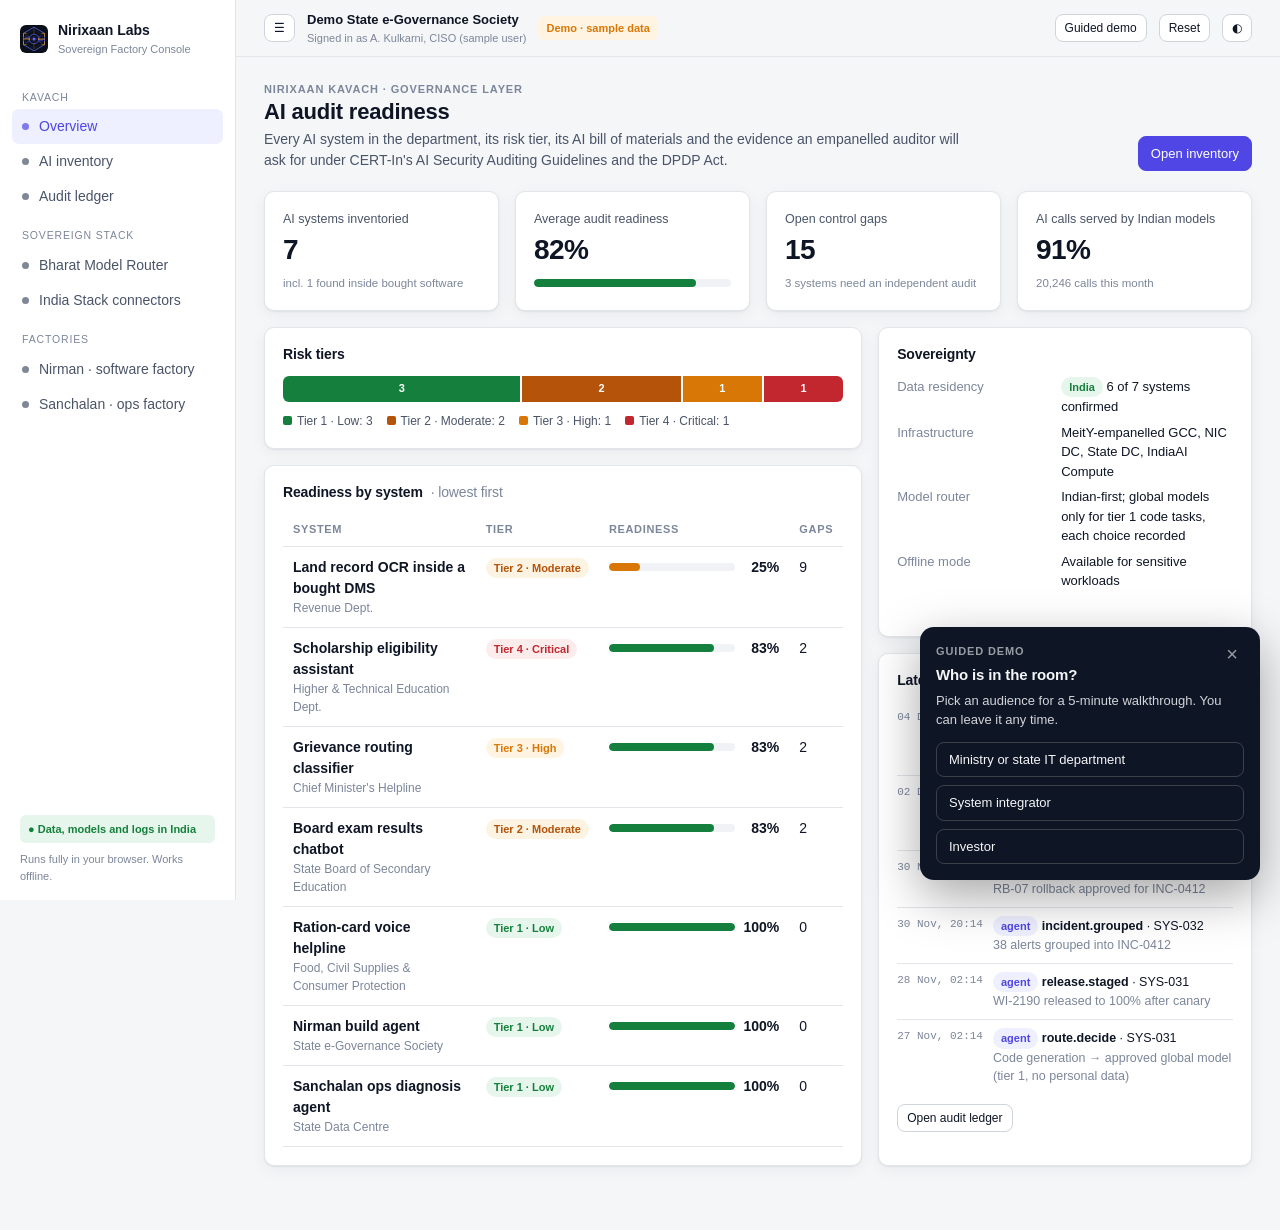
<file: console/index.html>
<!DOCTYPE html>
<html lang="en">
<head>
  <meta charset="UTF-8" />
  <meta name="viewport" content="width=device-width, initial-scale=1.0" />
  <title>Sovereign Factory Console · Nirixaan Labs</title>
  <meta name="description" content="Interactive demo of Nirixaan Kavach, the Bharat Model Router, and the Nirman and Sanchalan factories. Sample data only." />
  <meta name="robots" content="noindex" />
  <link rel="icon" href="../images/nirixaan-logo-icon.svg" type="image/svg+xml" />
  <link rel="preconnect" href="https://api.fontshare.com" />
  <link href="https://api.fontshare.com/v2/css?f[]=satoshi@400,500,700&display=swap" rel="stylesheet" />
  <link rel="stylesheet" href="app.css?v=1" />
</head>
<body>
  <div class="app">
    <aside class="side" aria-label="Console navigation">
      <a class="brand" href="../"><img src="../images/nirixaan-logo-icon.svg" alt="" /><div><b>Nirixaan Labs</b><span>Sovereign Factory Console</span></div></a>
      <nav id="nav"></nav>
      <div class="side-foot">
        <div class="sov-pill">● Data, models and logs in India</div>
        <div>Runs fully in your browser. Works offline.</div>
      </div>
    </aside>
    <div class="main">
      <header class="topbar">
        <button class="btn btn-sm menu-btn" id="menuBtn" aria-label="Menu">☰</button>
        <div class="org"><b>Demo State e-Governance Society</b><span>Signed in as A. Kulkarni, CISO (sample user)</span></div>
        <span class="demo-badge">Demo · sample data</span>
        <span class="spacer"></span>
        <button class="btn btn-sm" id="tourBtn">Guided demo</button>
        <button class="btn btn-sm hide-sm" id="resetBtn">Reset</button>
        <button class="btn btn-sm" id="themeBtn" aria-label="Toggle theme">◐</button>
      </header>
      <main class="page" id="page"></main>
    </div>
  </div>
  <script src="data.js?v=1"></script>
  <script src="app.js?v=1"></script>
</body>
</html>
</file>
<file: console/app.css>
/* Nirixaan Sovereign Factory Console — demo MVP */
:root {
  --bg: #f5f6f8;
  --surface: #ffffff;
  --surface-2: #f0f2f5;
  --border: #e2e5ea;
  --border-strong: #cfd4dc;
  --text: #0e1525;
  --text-2: #4a5468;
  --text-3: #7c869a;
  --accent: #4f46e5;
  --accent-soft: #eef0ff;
  --saffron: #d97706;
  --saffron-soft: #fff4e2;
  --green: #15803d;
  --green-soft: #e7f6ec;
  --red: #c2262e;
  --red-soft: #fdecec;
  --amber: #b45309;
  --amber-soft: #fdf3e2;
  --ink: #0e1525;
  --ink-text: #f5f6f8;
  --shadow: 0 1px 2px rgba(14,21,37,.06), 0 4px 16px rgba(14,21,37,.05);
  --mono: ui-monospace, "SF Mono", "JetBrains Mono", Menlo, Consolas, monospace;
  --sans: "Satoshi", -apple-system, BlinkMacSystemFont, "Segoe UI", "Noto Sans", sans-serif;
  --radius: 10px;
}
@media (prefers-color-scheme: dark) {
  :root:not([data-theme="light"]) {
    --bg: #0a0f1a; --surface: #111827; --surface-2: #172033; --border: #232c3f; --border-strong: #33405a;
    --text: #eef1f7; --text-2: #a7b0c3; --text-3: #6f7a91;
    --accent: #818cf8; --accent-soft: #1e2140; --saffron: #f59e0b; --saffron-soft: #2a2010;
    --green: #4ade80; --green-soft: #12291c; --red: #f87171; --red-soft: #2c1517; --amber: #fbbf24; --amber-soft: #2a2110;
    --ink: #eef1f7; --ink-text: #0a0f1a; --shadow: 0 1px 2px rgba(0,0,0,.3);
  }
}
:root[data-theme="dark"] {
  --bg: #0a0f1a; --surface: #111827; --surface-2: #172033; --border: #232c3f; --border-strong: #33405a;
  --text: #eef1f7; --text-2: #a7b0c3; --text-3: #6f7a91;
  --accent: #818cf8; --accent-soft: #1e2140; --saffron: #f59e0b; --saffron-soft: #2a2010;
  --green: #4ade80; --green-soft: #12291c; --red: #f87171; --red-soft: #2c1517; --amber: #fbbf24; --amber-soft: #2a2110;
  --ink: #eef1f7; --ink-text: #0a0f1a; --shadow: 0 1px 2px rgba(0,0,0,.3);
}

* { box-sizing: border-box; }
html, body { margin: 0; }
body { background: var(--bg); color: var(--text); font: 14px/1.5 var(--sans); -webkit-font-smoothing: antialiased; }
a { color: var(--accent); text-decoration: none; }
button { font: inherit; cursor: pointer; }
h1, h2, h3, h4 { margin: 0; line-height: 1.25; font-weight: 600; letter-spacing: -0.01em; }
code, .mono { font-family: var(--mono); font-size: 12px; }

/* Layout */
.app { display: grid; grid-template-columns: 236px 1fr; min-height: 100vh; }
.side { background: var(--surface); border-right: 1px solid var(--border); padding: 16px 12px; position: sticky; top: 0; height: 100vh; overflow-y: auto; display: flex; flex-direction: column; gap: 4px; }
.brand { display: flex; align-items: center; gap: 10px; padding: 4px 8px 14px; color: var(--text); }
.brand img { width: 28px; height: 28px; border-radius: 6px; }
.brand b { display: block; font-size: 14px; }
.brand span { display: block; font-size: 11px; color: var(--text-3); }
.nav-group { font-size: 10.5px; text-transform: uppercase; letter-spacing: .08em; color: var(--text-3); padding: 14px 10px 4px; }
.nav-link { display: flex; align-items: center; gap: 10px; padding: 7px 10px; border-radius: 7px; color: var(--text-2); font-weight: 500; }
.nav-link:hover { background: var(--surface-2); color: var(--text); }
.nav-link.active { background: var(--accent-soft); color: var(--accent); }
.nav-link small { margin-left: auto; font-size: 10px; color: var(--text-3); font-weight: 500; }
.nav-link .dot { width: 7px; height: 7px; border-radius: 50%; background: currentColor; opacity: .7; flex: none; }
.side-foot { margin-top: auto; padding: 12px 8px 0; font-size: 11px; color: var(--text-3); display: grid; gap: 8px; }
.sov-pill { display: flex; align-items: center; gap: 6px; background: var(--green-soft); color: var(--green); border-radius: 6px; padding: 6px 8px; font-weight: 600; font-size: 11px; }

.main { min-width: 0; }
.topbar { position: sticky; top: 0; z-index: 5; background: color-mix(in srgb, var(--bg) 88%, transparent); backdrop-filter: blur(8px); border-bottom: 1px solid var(--border); display: flex; align-items: center; gap: 12px; padding: 10px 28px; }
.topbar .org { display: flex; flex-direction: column; }
.topbar .org b { font-size: 13px; }
.topbar .org span { font-size: 11px; color: var(--text-3); }
.topbar .spacer { flex: 1; }
.demo-badge { white-space: nowrap; font-size: 11px; font-weight: 600; color: var(--saffron); background: var(--saffron-soft); padding: 4px 8px; border-radius: 6px; }
.menu-btn { display: none; }
.page { padding: 24px 28px 64px; max-width: 1280px; }
.page-head { display: flex; align-items: flex-end; gap: 16px; margin-bottom: 20px; flex-wrap: wrap; }
.page-head h1 { font-size: 22px; }
.page-head p { margin: 4px 0 0; color: var(--text-2); max-width: 720px; }
.page-head .actions { margin-left: auto; display: flex; gap: 8px; flex-wrap: wrap; }
.eyebrow { font-size: 11px; text-transform: uppercase; letter-spacing: .08em; color: var(--text-3); font-weight: 600; }

/* Buttons */
.btn { display: inline-flex; align-items: center; gap: 6px; border: 1px solid var(--border-strong); background: var(--surface); color: var(--text); padding: 7px 12px; border-radius: 8px; font-weight: 500; font-size: 13px; white-space: nowrap; }
.btn:hover { border-color: var(--text-3); }
.btn-primary { background: var(--accent); border-color: var(--accent); color: #fff; }
.btn-primary:hover { filter: brightness(1.08); border-color: var(--accent); }
.btn-ink { background: var(--ink); color: var(--ink-text); border-color: var(--ink); }
.btn-danger { color: var(--red); }
.btn-sm { padding: 4px 9px; font-size: 12px; }
.btn:disabled { opacity: .45; cursor: not-allowed; }

/* Cards and grids */
.card { background: var(--surface); border: 1px solid var(--border); border-radius: var(--radius); padding: 18px; box-shadow: var(--shadow); min-width: 0; }
.card h3 { font-size: 14px; margin-bottom: 12px; display: flex; align-items: center; gap: 8px; }
.card h3 .muted { font-weight: 400; }
.grid { display: grid; gap: 16px; }
.g2 { grid-template-columns: repeat(2, minmax(0,1fr)); }
.g3 { grid-template-columns: repeat(3, minmax(0,1fr)); }
.g4 { grid-template-columns: repeat(4, minmax(0,1fr)); }
.g-main { grid-template-columns: minmax(0,1.6fr) minmax(0,1fr); }
.stack { display: grid; gap: 16px; }
.kpi .v { font-size: 28px; font-weight: 600; letter-spacing: -0.02em; font-variant-numeric: tabular-nums; }
.kpi .l { color: var(--text-2); font-size: 12.5px; }
.kpi .s { color: var(--text-3); font-size: 11.5px; margin-top: 4px; }
.muted { color: var(--text-3); }
.text-2 { color: var(--text-2); }
.row { display: flex; align-items: center; gap: 8px; }
.wrap { flex-wrap: wrap; }
.sp { flex: 1; }
hr.sep { border: 0; border-top: 1px solid var(--border); margin: 14px 0; }

/* Tags */
.tag { display: inline-flex; align-items: center; gap: 5px; font-size: 11px; font-weight: 600; padding: 2px 8px; border-radius: 999px; background: var(--surface-2); color: var(--text-2); white-space: nowrap; }
.tag.t1 { background: var(--green-soft); color: var(--green); }
.tag.t2 { background: var(--amber-soft); color: var(--amber); }
.tag.t3 { background: var(--saffron-soft); color: var(--saffron); }
.tag.t4 { background: var(--red-soft); color: var(--red); }
.tag.ok { background: var(--green-soft); color: var(--green); }
.tag.warn { background: var(--amber-soft); color: var(--amber); }
.tag.bad { background: var(--red-soft); color: var(--red); }
.tag.in { background: var(--accent-soft); color: var(--accent); }
.tag.agent { background: var(--accent-soft); color: var(--accent); }
.tag.officer { background: var(--saffron-soft); color: var(--saffron); }

/* Tables */
.table-wrap { overflow-x: auto; }
table { width: 100%; border-collapse: collapse; }
th { text-align: left; font-size: 11px; text-transform: uppercase; letter-spacing: .06em; color: var(--text-3); font-weight: 600; padding: 8px 10px; border-bottom: 1px solid var(--border); white-space: nowrap; }
td { padding: 10px; border-bottom: 1px solid var(--border); vertical-align: top; }
tr.click { cursor: pointer; }
tr.click:hover td { background: var(--surface-2); }
td b { font-weight: 600; }

/* Bars */
.bar { height: 8px; border-radius: 999px; background: var(--surface-2); overflow: hidden; }
.bar > i { display: block; height: 100%; background: var(--accent); border-radius: 999px; transition: width .6s ease; }
.bar.green > i { background: var(--green); }
.bar.saffron > i { background: var(--saffron); }
.stackbar { display: flex; height: 26px; border-radius: 6px; overflow: hidden; gap: 2px; }
.stackbar > div { display: flex; align-items: center; justify-content: center; font-size: 11px; font-weight: 600; color: #fff; min-width: 24px; }
.legend { display: flex; gap: 14px; flex-wrap: wrap; margin-top: 10px; font-size: 12px; color: var(--text-2); }
.legend i { display: inline-block; width: 9px; height: 9px; border-radius: 2px; margin-right: 5px; }

/* Checklist */
.check { display: flex; gap: 10px; align-items: flex-start; padding: 9px 0; border-bottom: 1px solid var(--border); }
.check:last-child { border-bottom: 0; }
.check .ic { width: 20px; height: 20px; border-radius: 50%; flex: none; display: grid; place-items: center; font-size: 11px; font-weight: 700; margin-top: 1px; }
.check .ic.ok { background: var(--green-soft); color: var(--green); }
.check .ic.no { background: var(--red-soft); color: var(--red); }
.check .ic.na { background: var(--surface-2); color: var(--text-3); }
.check .body { flex: 1; min-width: 0; }
.check .body small { display: block; color: var(--text-3); font-size: 11.5px; }

/* Key-values */
.kv { display: grid; grid-template-columns: 150px 1fr; gap: 6px 14px; font-size: 13px; }
.kv dt { color: var(--text-3); }
.kv dd { margin: 0; min-width: 0; overflow-wrap: anywhere; }

/* Forms */
label.f { display: grid; gap: 5px; font-size: 12.5px; color: var(--text-2); font-weight: 500; }
input[type=text], input[type=number], input[type=date], select, textarea {
  font: inherit; font-size: 13px; color: var(--text); background: var(--surface); border: 1px solid var(--border-strong); border-radius: 8px; padding: 8px 10px; width: 100%;
}
textarea { min-height: 70px; resize: vertical; }
input:focus, select:focus, textarea:focus { outline: 2px solid var(--accent); outline-offset: -1px; border-color: transparent; }
.opt { display: flex; gap: 8px; align-items: flex-start; padding: 8px 10px; border: 1px solid var(--border); border-radius: 8px; cursor: pointer; font-size: 13px; }
.opt:hover { border-color: var(--border-strong); }
.opt input { margin-top: 3px; }
.opt small { display: block; color: var(--text-3); font-size: 11.5px; }
.seg { display: inline-flex; border: 1px solid var(--border-strong); border-radius: 8px; overflow: hidden; }
.seg button { border: 0; background: var(--surface); padding: 6px 12px; font-size: 12.5px; color: var(--text-2); border-right: 1px solid var(--border); }
.seg button:last-child { border-right: 0; }
.seg button.on { background: var(--ink); color: var(--ink-text); }

/* Pipeline */
.pipeline { display: grid; gap: 0; }
.stage { display: grid; grid-template-columns: 28px 1fr; gap: 12px; position: relative; padding-bottom: 16px; }
.stage::before { content: ""; position: absolute; left: 13px; top: 28px; bottom: 0; width: 2px; background: var(--border); }
.stage:last-child::before { display: none; }
.stage .node { width: 28px; height: 28px; border-radius: 50%; border: 2px solid var(--border-strong); background: var(--surface); display: grid; place-items: center; font-size: 11px; font-weight: 700; color: var(--text-3); z-index: 1; }
.stage.run .node { border-color: var(--accent); color: var(--accent); animation: pulse 1.2s infinite; }
.stage.done .node { border-color: var(--green); background: var(--green); color: #fff; }
.stage.wait .node { border-color: var(--saffron); background: var(--saffron); color: #fff; }
.stage.done::before { background: var(--green); }
.stage .st-title { font-weight: 600; display: flex; gap: 8px; align-items: center; flex-wrap: wrap; min-height: 28px; }
.stage .st-body { color: var(--text-2); font-size: 13px; margin-top: 4px; }
.stage .st-out { margin-top: 8px; }
@keyframes pulse { 0%,100% { box-shadow: 0 0 0 0 color-mix(in srgb, var(--accent) 40%, transparent);} 50% { box-shadow: 0 0 0 6px transparent; } }

pre.code { background: var(--surface-2); border: 1px solid var(--border); border-radius: 8px; padding: 10px 12px; overflow-x: auto; font-family: var(--mono); font-size: 11.5px; line-height: 1.55; margin: 0; white-space: pre; }
pre.code .add { color: var(--green); }
pre.code .del { color: var(--red); }
pre.code .cm { color: var(--text-3); }

.approval { border: 1.5px dashed var(--saffron); background: var(--saffron-soft); border-radius: 10px; padding: 14px; }
.approval h4 { font-size: 13.5px; margin-bottom: 4px; }

/* Ledger */
.ledger-row { display: grid; grid-template-columns: 54px 150px 1fr 150px; gap: 12px; padding: 10px 0; border-bottom: 1px solid var(--border); font-size: 13px; align-items: start; }
.ledger-row .hash { font-family: var(--mono); font-size: 11px; color: var(--text-3); overflow-wrap: anywhere; }
.ledger-row.broken { background: var(--red-soft); }
.ledger-row.broken .hash { color: var(--red); }
.feed { display: grid; }
.feed .it { display: grid; grid-template-columns: auto 1fr; gap: 10px; padding: 8px 0; border-bottom: 1px solid var(--border); font-size: 12.5px; }
.feed .it:last-child { border-bottom: 0; }
.feed time { color: var(--text-3); font-family: var(--mono); font-size: 11px; }

/* Alerts */
.alert-line { display: grid; grid-template-columns: 70px 90px 1fr; gap: 10px; font-size: 12px; padding: 5px 0; border-bottom: 1px dashed var(--border); }
.alert-line .sev { font-weight: 700; font-size: 10.5px; }
@keyframes fadein { from { opacity: 0; transform: translateY(-3px);} to { opacity: 1; transform: none; } }
.clock { font-family: var(--mono); font-size: 26px; font-weight: 600; font-variant-numeric: tabular-nums; }
.callout { border-left: 3px solid var(--accent); background: var(--accent-soft); padding: 10px 12px; border-radius: 0 8px 8px 0; font-size: 13px; color: var(--text); }
.callout.saffron { border-color: var(--saffron); background: var(--saffron-soft); }
.callout.green { border-color: var(--green); background: var(--green-soft); }
.callout.red { border-color: var(--red); background: var(--red-soft); }

/* Router */
.cand { display: grid; grid-template-columns: 1fr auto; gap: 4px 12px; padding: 10px 12px; border: 1px solid var(--border); border-radius: 8px; margin-bottom: 8px; }
.cand.win { border-color: var(--green); background: var(--green-soft); }
.cand.rej { opacity: .7; }
.cand .why { grid-column: 1 / -1; font-size: 12px; color: var(--text-2); }

/* Connectors */
.conn { display: flex; flex-direction: column; gap: 8px; }
.conn .logo { width: 38px; height: 38px; border-radius: 9px; background: var(--ink); color: var(--ink-text); display: grid; place-items: center; font-weight: 700; font-size: 13px; }

/* Modal */
.modal-bg { position: fixed; inset: 0; background: rgba(8,12,22,.55); z-index: 50; display: flex; justify-content: center; align-items: flex-start; padding: 40px 16px; overflow-y: auto; }
.modal { background: var(--surface); border-radius: 14px; width: min(860px, 100%); box-shadow: 0 20px 60px rgba(0,0,0,.3); }
.modal-head { display: flex; align-items: center; gap: 10px; padding: 16px 20px; border-bottom: 1px solid var(--border); }
.modal-head h2 { font-size: 16px; }
.modal-body { padding: 20px; }
.modal-foot { display: flex; gap: 8px; justify-content: flex-end; padding: 14px 20px; border-top: 1px solid var(--border); flex-wrap: wrap; }
.x { margin-left: auto; border: 0; background: none; font-size: 20px; color: var(--text-3); line-height: 1; }

/* Evidence pack (printable) */
.pack h2 { font-size: 18px; }
.pack h4 { font-size: 12px; text-transform: uppercase; letter-spacing: .06em; color: var(--text-3); margin: 18px 0 8px; }
.pack table td, .pack table th { padding: 6px 8px; font-size: 12px; }
.pack .seal { border: 1px solid var(--border-strong); border-radius: 8px; padding: 10px 12px; font-family: var(--mono); font-size: 11px; overflow-wrap: anywhere; }

/* Tour */
.tour { position: fixed; right: 20px; bottom: 20px; width: 340px; max-width: calc(100vw - 32px); background: var(--ink); color: var(--ink-text); border-radius: 14px; padding: 16px; z-index: 40; box-shadow: 0 16px 50px rgba(0,0,0,.35); }
.tour .eyebrow { color: color-mix(in srgb, var(--ink-text) 60%, transparent); }
.tour h4 { font-size: 15px; margin: 6px 0; }
.tour p { margin: 0 0 12px; font-size: 13px; opacity: .85; }
.tour .row .btn { background: transparent; color: var(--ink-text); border-color: color-mix(in srgb, var(--ink-text) 30%, transparent); }
.tour .row .btn.go { background: var(--ink-text); color: var(--ink); }
.tour .x { color: var(--ink-text); opacity: .6; }
.toast { position: fixed; left: 50%; bottom: 24px; transform: translateX(-50%); background: var(--ink); color: var(--ink-text); padding: 10px 16px; border-radius: 10px; font-size: 13px; z-index: 60; box-shadow: var(--shadow); animation: fadein .2s; max-width: calc(100vw - 32px); }

/* Responsive */
@media (max-width: 1100px) { .g4 { grid-template-columns: repeat(2, minmax(0,1fr)); } .g-main { grid-template-columns: 1fr; } }
@media (max-width: 860px) {
  .app { grid-template-columns: 1fr; }
  .side { position: fixed; left: 0; top: 0; z-index: 30; width: 260px; transform: translateX(-100%); transition: transform .2s; box-shadow: var(--shadow); }
  .side.open { transform: none; }
  .menu-btn { display: inline-flex; }
  .page, .topbar { padding-left: 16px; padding-right: 16px; }
  .g2, .g3 { grid-template-columns: 1fr; }
  .ledger-row { grid-template-columns: 40px 1fr; }
  .ledger-row > :nth-child(n+3) { grid-column: 2; }
  .kv { grid-template-columns: 1fr; gap: 2px; }
  .kv dd { margin-bottom: 8px; }
  .topbar .org span, .hide-sm { display: none; }
  .topbar { gap: 8px; }
  .topbar .org { min-width: 0; flex: 1; }
  .topbar .org b { white-space: nowrap; overflow: hidden; text-overflow: ellipsis; }
  .topbar .spacer { display: none; }
}
@media (max-width: 520px) { .g4 { grid-template-columns: 1fr; } }

@media print {
  body { background: #fff; }
  .app > .side, .topbar, .tour, .modal-head, .modal-foot, .toast { display: none !important; }
  .modal-bg { position: static; background: none; padding: 0; }
  .modal { box-shadow: none; width: 100%; }
  body.printing .app { display: none; }
}
</file>
